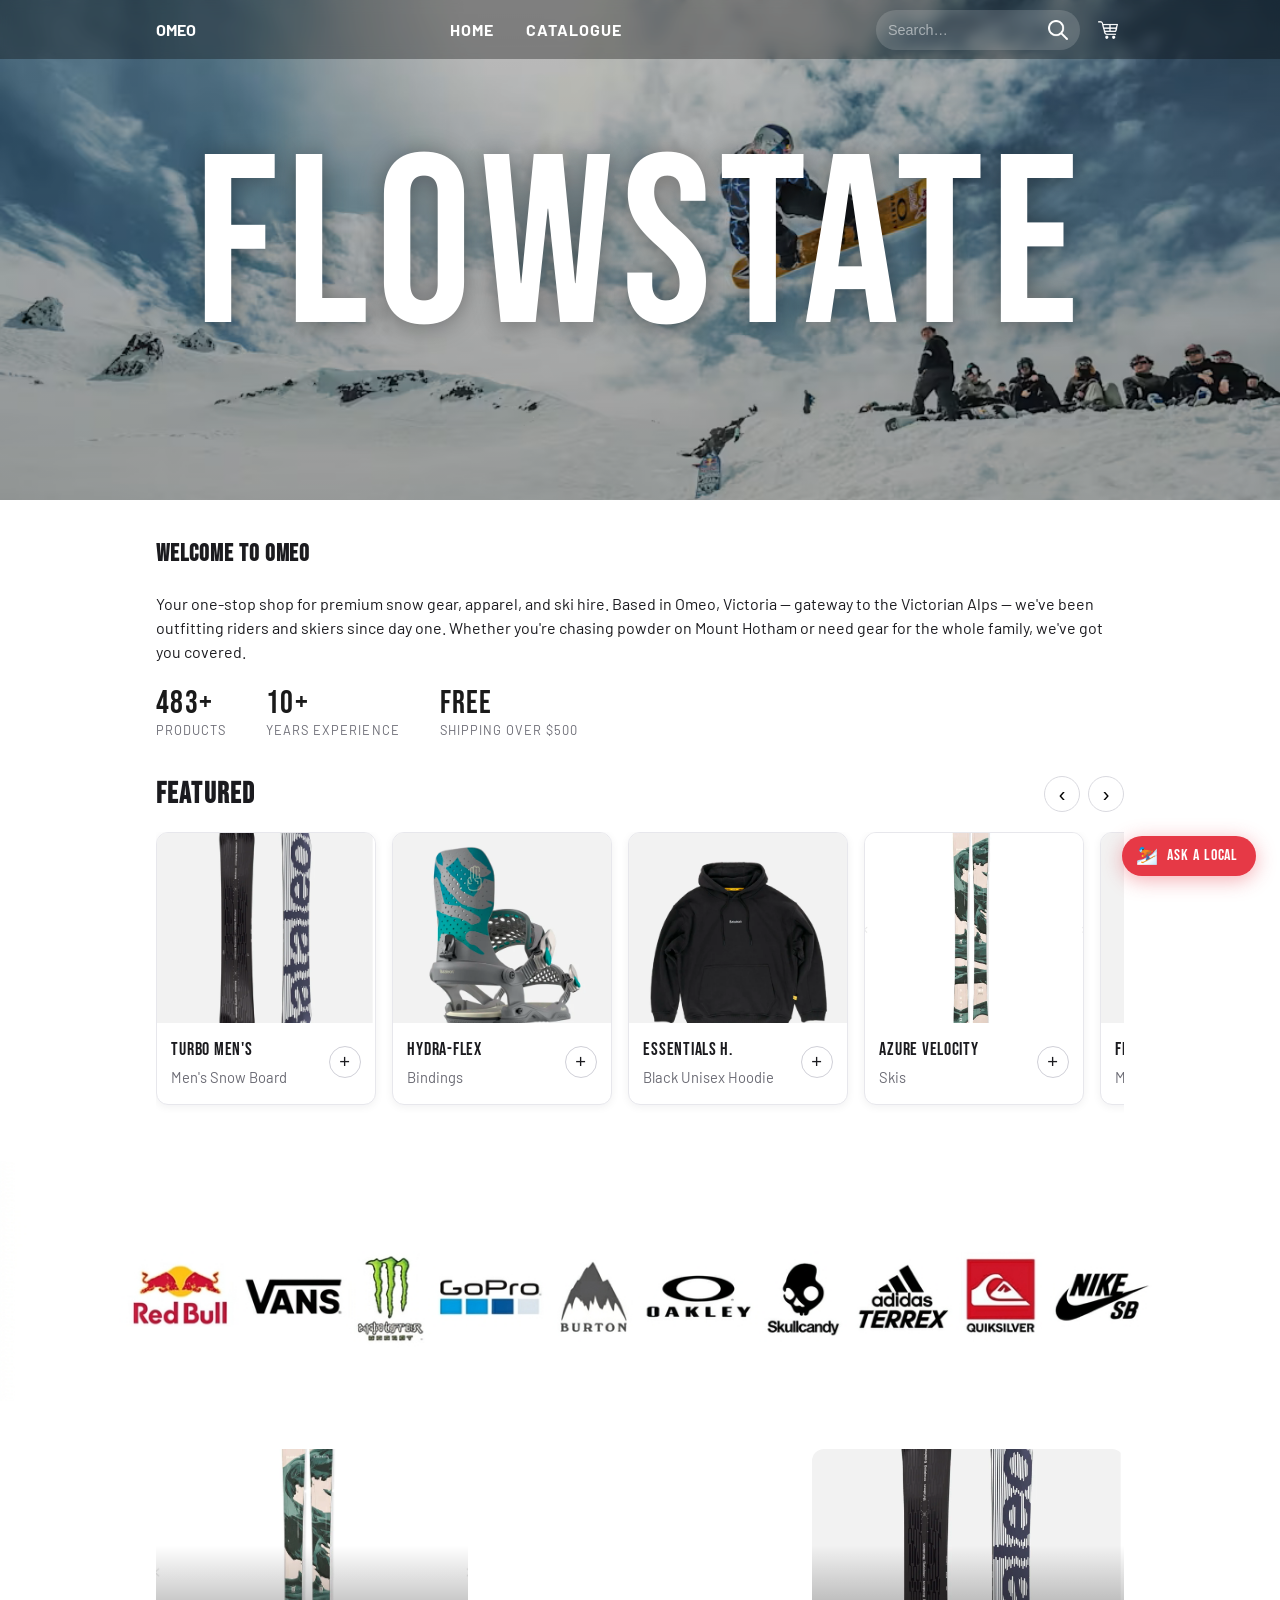
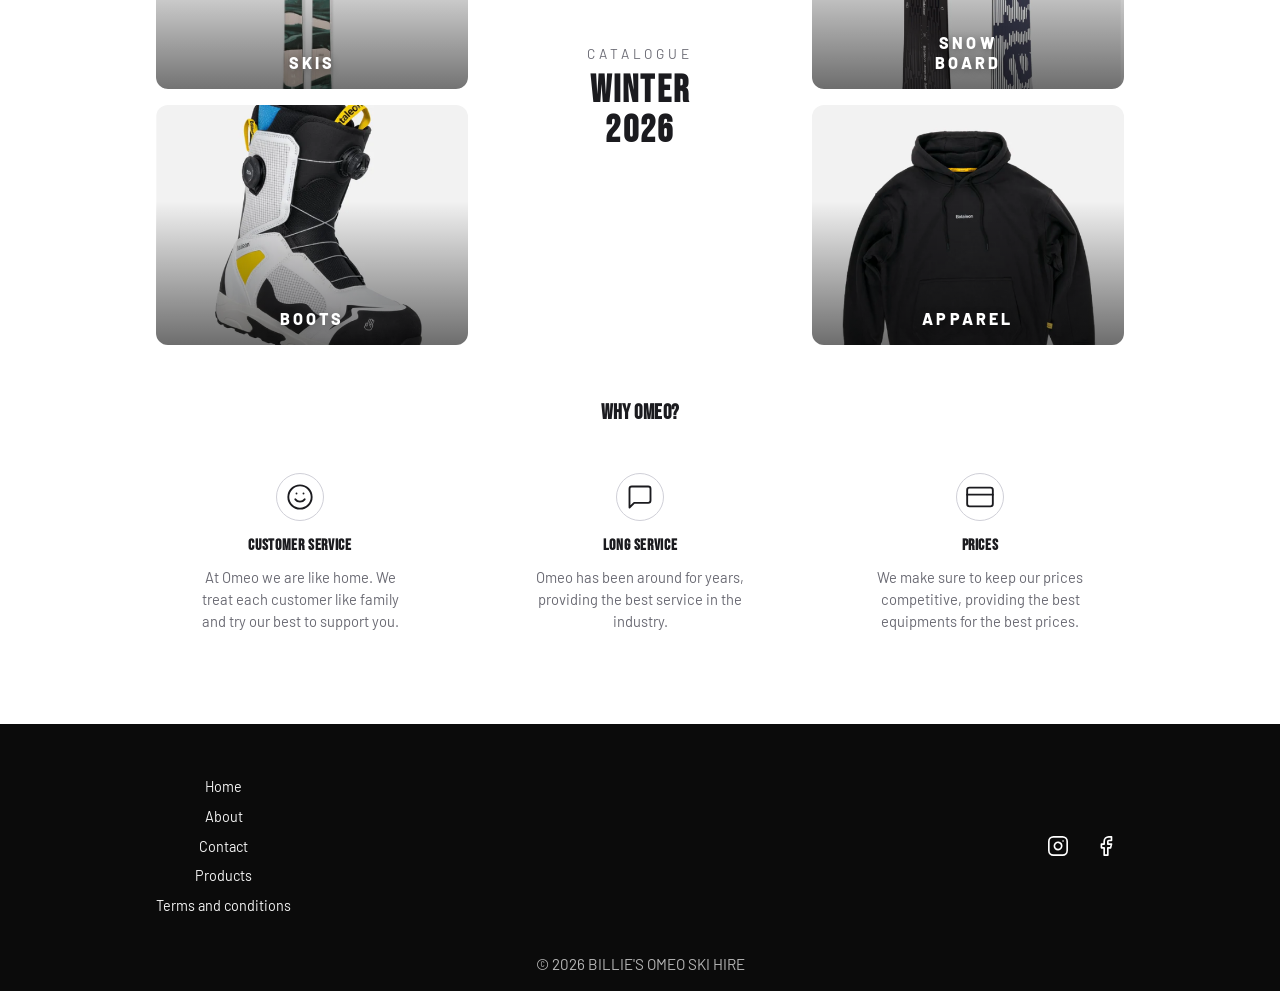
<file: index.html>
<!DOCTYPE html>
<html lang="en">
  <head>
    <meta charset="utf-8">
    <meta name="viewport" content="width=device-width, initial-scale=1">
    <meta http-equiv="X-UA-Compatible" content="IE=edge">
    <title>OMEO — Home</title>
    <link rel="stylesheet" href="styles/main.css">
  </head>

  <body>
    <header class="topbar topbar--hero">
      <div class="container topbar-inner">
        <a class="brand" href="index.html">OMEO</a>

        <nav class="main-nav" aria-label="Main navigation">
          <ul>
            <li><a href="index.html">HOME</a></li>
            <li><a href="search.html">CATALOGUE</a></li>
          </ul>
        </nav>

        <div class="nav-actions">
          <div class="search" role="search">
            <input type="search" placeholder="Search…" aria-label="Search" id="headerSearch">
            <button type="button" aria-label="Search"><img src="assets/icons/search.png" alt="" class="nav-icon"></button>
          </div>
          <button class="cart" type="button" aria-label="View cart" onclick="location.href='cart.html'">
            <img src="assets/icons/shopping-cart-white-icon.png" alt="" class="nav-icon">
            <span class="cart-badge" id="cartBadge" hidden>0</span>
          </button>
        </div>
        <button class="hamburger" id="hamburger" aria-label="Open menu" aria-expanded="false">
          <span></span><span></span><span></span>
        </button>
      </div>
    </header>

    <!-- Mobile navigation overlay -->
    <div class="mobile-menu" id="mobileMenu" aria-hidden="true" role="dialog" aria-label="Navigation">
      <header class="mobile-menu-header">
        <a class="brand" href="index.html">OMEO</a>
        <button class="mobile-menu-close" id="mobileMenuClose" aria-label="Close menu">✕</button>
      </header>
      <div class="mobile-search" role="search">
        <input type="search" placeholder="Search products…" id="mobileSearch">
        <button type="button" aria-label="Search" onclick="if(document.getElementById('mobileSearch').value.trim())location.href='search.html?q='+encodeURIComponent(document.getElementById('mobileSearch').value.trim())"><img src="assets/icons/search.png" alt="" class="nav-icon"></button>
      </div>
      <nav class="mobile-nav" aria-label="Mobile navigation">
        <a href="index.html">HOME</a>
        <a href="search.html">CATALOGUE</a>
      </nav>
      <div class="mobile-nav-cart">
        <img src="assets/icons/shopping-cart-white-icon.png" alt="" class="nav-icon">
        <a href="cart.html" style="color:#fff;text-decoration:none">View Cart</a>
        <span class="cart-badge" id="cartBadgeMobile" hidden>0</span>
      </div>
    </div>

    <main>
      <!-- ===== HERO ===== -->
      <section class="hero-visual" aria-label="Hero banner">
        <div class="hero-overlay"></div>
        <img class="hero-board" src="assets/hero banner/snowboarder1.png" alt="" aria-hidden="true">
        <div class="hero-content">
          <h1 class="hero-title">FLOWSTATE</h1>
        </div>
      </section>

      <!-- ===== ABOUT ===== -->
      <section id="about" class="container hero-copy">
        <h2>Welcome to OMEO</h2>
        <p>Your one-stop shop for premium snow gear, apparel, and ski hire. Based in Omeo, Victoria — gateway to the Victorian Alps — we've been outfitting riders and skiers since day one. Whether you're chasing powder on Mount Hotham or need gear for the whole family, we've got you covered.</p>
        <div class="hero-copy-stats">
          <div class="hero-stat"><span class="hero-stat-num">500+</span><span class="hero-stat-label">Products</span></div>
          <div class="hero-stat"><span class="hero-stat-num">10+</span><span class="hero-stat-label">Years experience</span></div>
          <div class="hero-stat"><span class="hero-stat-num">Free</span><span class="hero-stat-label">Shipping over $500</span></div>
        </div>
      </section>

      <section class="container featured-section" aria-label="Featured products">
        <div class="section-heading">
          <h2>FEATURED</h2>
          <div class="carousel-controls">
            <button type="button" class="carousel-button" data-carousel-prev aria-label="Previous featured items">‹</button>
            <button type="button" class="carousel-button" data-carousel-next aria-label="Next featured items">›</button>
          </div>
        </div>

        <div class="card-carousel" data-carousel>
          <article class="product-card" onclick="location.href='product.html?id=snowboard'" style="cursor:pointer">
            <img src="assets/bataleon-snow-board.png" alt="Turbo Men's Snowboard">
            <div class="product-body">
              <div class="product-body-row">
                <div>
                  <h3>Turbo Men's</h3>
                  <p>Men's Snow Board</p>
                </div>
                <button class="card-add" type="button" aria-label="Add to cart" onclick="event.stopPropagation(); addToCart(OMEO_PRODUCTS.find(p=>p.id==='snowboard'))">+</button>
              </div>
            </div>
          </article>

          <article class="product-card" onclick="location.href='product.html?id=bindings-hydra'" style="cursor:pointer">
            <img src="assets/bataleon-snow-binder.png" alt="Hydra-Flex Bindings">
            <div class="product-body">
              <div class="product-body-row">
                <div>
                  <h3>Hydra-Flex</h3>
                  <p>Bindings</p>
                </div>
                <button class="card-add" type="button" aria-label="Add to cart" onclick="event.stopPropagation(); addToCart(OMEO_PRODUCTS.find(p=>p.id==='bindings-hydra'))">+</button>
              </div>
            </div>
          </article>

          <article class="product-card" onclick="location.href='product.html?id=hoodie'" style="cursor:pointer">
            <img src="assets/hoodie.png" alt="Essentials Cotton Hoodie">
            <div class="product-body">
              <div class="product-body-row">
                <div>
                  <h3>Essentials H.</h3>
                  <p>Black Unisex Hoodie</p>
                </div>
                <button class="card-add" type="button" aria-label="Add to cart" onclick="event.stopPropagation(); addToCart(OMEO_PRODUCTS.find(p=>p.id==='hoodie'))">+</button>
              </div>
            </div>
          </article>

          <article class="product-card" onclick="location.href='product.html?id=skis-azure'" style="cursor:pointer">
            <img src="assets/media/products/skiis.png" alt="Azure Velocity Skis">
            <div class="product-body">
              <div class="product-body-row">
                <div>
                  <h3>Azure Velocity</h3>
                  <p>Skis</p>
                </div>
                <button class="card-add" type="button" aria-label="Add to cart" onclick="event.stopPropagation(); addToCart(OMEO_PRODUCTS.find(p=>p.id==='skis-azure'))">+</button>
              </div>
            </div>
          </article>

          <article class="product-card" onclick="location.href='product.html?id=snowboard'" style="cursor:pointer">
            <img src="assets/bataleon-snow-board.png" alt="Freeride Pro Snowboard">
            <div class="product-body">
              <div class="product-body-row">
                <div>
                  <h3>Freeride Pro</h3>
                  <p>Men's Snowboard</p>
                </div>
                <button class="card-add" type="button" aria-label="Add to cart" onclick="event.stopPropagation(); addToCart(OMEO_PRODUCTS.find(p=>p.id==='snowboard'))">+</button>
              </div>
            </div>
          </article>

          <article class="product-card" onclick="location.href='product.html?id=bag-pro'" style="cursor:pointer">
            <img src="assets/snow-board-bag.png" alt="Bag Pro">
            <div class="product-body">
              <div class="product-body-row">
                <div>
                  <h3>Bag Pro</h3>
                  <p>Accessories</p>
                </div>
                <button class="card-add" type="button" aria-label="Add to cart" onclick="event.stopPropagation(); addToCart(OMEO_PRODUCTS.find(p=>p.id==='bag-pro'))">+</button>
              </div>
            </div>
          </article>
        </div>
      </section>

      <section class="banner-section" aria-label="Brand partners">
        <img src="assets/media/whtite trust banner.png" alt="Brand partners" class="trust-banner-img">
      </section>

      <section class="catalogue-section container" aria-label="Catalogue">
        <div class="catalogue-grid">

          <a class="cat-tile cat-skis" href="search.html?q=skis" aria-label="Browse Skis">
            <img src="assets/media/products/skiis.png" alt="Skis">
            <div class="cat-label">SKIS</div>
          </a>

          <div class="cat-text">
            <p class="cat-eyebrow">CATALOGUE</p>
            <h2 class="cat-heading">WINTER<br>2026</h2>
          </div>

          <a class="cat-tile cat-snowboard" href="search.html?q=snowboard" aria-label="Browse Snowboards">
            <img src="assets/media/products/bataleon snow board.png" alt="Snowboard">
            <div class="cat-label">SNOW<br>BOARD</div>
          </a>

          <a class="cat-tile cat-boots" href="search.html?q=boot" aria-label="Browse Boots">
            <img src="assets/media/products/booties.png" alt="Ski Boots">
            <div class="cat-label">BOOTS</div>
          </a>

          <a class="cat-tile cat-apparel" href="search.html?q=apparel" aria-label="Browse Apparel">
            <img src="assets/media/products/hoodie.png" alt="Ski Apparel">
            <div class="cat-label">APPAREL</div>
          </a>

        </div>
      </section>

      <!-- <section id="contact" class="container contact">
        <h2>Contact</h2>
        <form id="contactForm">
          <label for="contactName">Name</label>
          <input id="contactName" name="name" type="text" placeholder="Your name" required>

          <label for="contactEmail">Email</label>
          <input id="contactEmail" name="email" type="email" placeholder="you@example.com" required>

          <button type="submit" class="btn">Send</button>
        </form>
      </section> -->

      <section class="trust-section container" aria-label="Why OMEO?">
        <h2 class="trust-heading">Why OMEO?</h2>
        <div class="trust-grid">

          <article class="trust-item">
            <div class="trust-icon" aria-hidden="true">
              <svg width="28" height="28" viewBox="0 0 24 24" fill="none" stroke="currentColor" stroke-width="1.6" stroke-linecap="round" stroke-linejoin="round">
                <circle cx="12" cy="12" r="10"/>
                <path d="M8 14s1.5 2 4 2 4-2 4-2"/>
                <line x1="9" y1="9" x2="9.01" y2="9"/>
                <line x1="15" y1="9" x2="15.01" y2="9"/>
              </svg>
            </div>
            <h3>Customer Service</h3>
            <p>At Omeo we are like home. We treat each customer like family and try our best to support you.</p>
          </article>

          <article class="trust-item">
            <div class="trust-icon" aria-hidden="true">
              <svg width="28" height="28" viewBox="0 0 24 24" fill="none" stroke="currentColor" stroke-width="1.6" stroke-linecap="round" stroke-linejoin="round">
                <path d="M21 15a2 2 0 0 1-2 2H7l-4 4V5a2 2 0 0 1 2-2h14a2 2 0 0 1 2 2z"/>
              </svg>
            </div>
            <h3>Long service</h3>
            <p>Omeo has been around for years, providing the best service in the industry.</p>
          </article>

          <article class="trust-item">
            <div class="trust-icon" aria-hidden="true">
              <svg width="28" height="28" viewBox="0 0 24 24" fill="none" stroke="currentColor" stroke-width="1.6" stroke-linecap="round" stroke-linejoin="round">
                <rect x="1" y="4" width="22" height="16" rx="2" ry="2"/>
                <line x1="1" y1="10" x2="23" y2="10"/>
              </svg>
            </div>
            <h3>Prices</h3>
            <p>We make sure to keep our prices competitive, providing the best equipments for the best prices.</p>
          </article>

        </div>
      </section>

      <footer class="site-footer site-footer--dark" aria-label="Site footer">
        <div class="container footer-inner">
          <nav class="footer-nav" aria-label="Footer navigation">
            <ul>
              <li><a href="index.html">Home</a></li>
              <li><a href="#about">About</a></li>
              <li><a href="#contact">Contact</a></li>
              <li><a href="search.html">Products</a></li>
              <li><a href="#">Terms and conditions</a></li>
            </ul>
          </nav>

          <div class="footer-social" aria-label="Social links">
            <a href="#" aria-label="Instagram" class="social-icon">
              <svg width="22" height="22" viewBox="0 0 24 24" fill="none" stroke="currentColor" stroke-width="1.8" stroke-linecap="round" stroke-linejoin="round">
                <rect x="2" y="2" width="20" height="20" rx="5" ry="5"/>
                <path d="M16 11.37A4 4 0 1 1 12.63 8 4 4 0 0 1 16 11.37z"/>
                <line x1="17.5" y1="6.5" x2="17.51" y2="6.5"/>
              </svg>
            </a>
            <a href="#" aria-label="Facebook" class="social-icon">
              <svg width="22" height="22" viewBox="0 0 24 24" fill="none" stroke="currentColor" stroke-width="1.8" stroke-linecap="round" stroke-linejoin="round">
                <path d="M18 2h-3a5 5 0 0 0-5 5v3H7v4h3v8h4v-8h3l1-4h-4V7a1 1 0 0 1 1-1h3z"/>
              </svg>
            </a>
          </div>
        </div>

        <div class="footer-bottom">© 2026 BILLIE'S OMEO SKI HIRE</div>
      </footer>
    </main>

    <script src="script/main.js"></script>
    <script src="script/concierge.js"></script>
  </body>
</html>
</file>
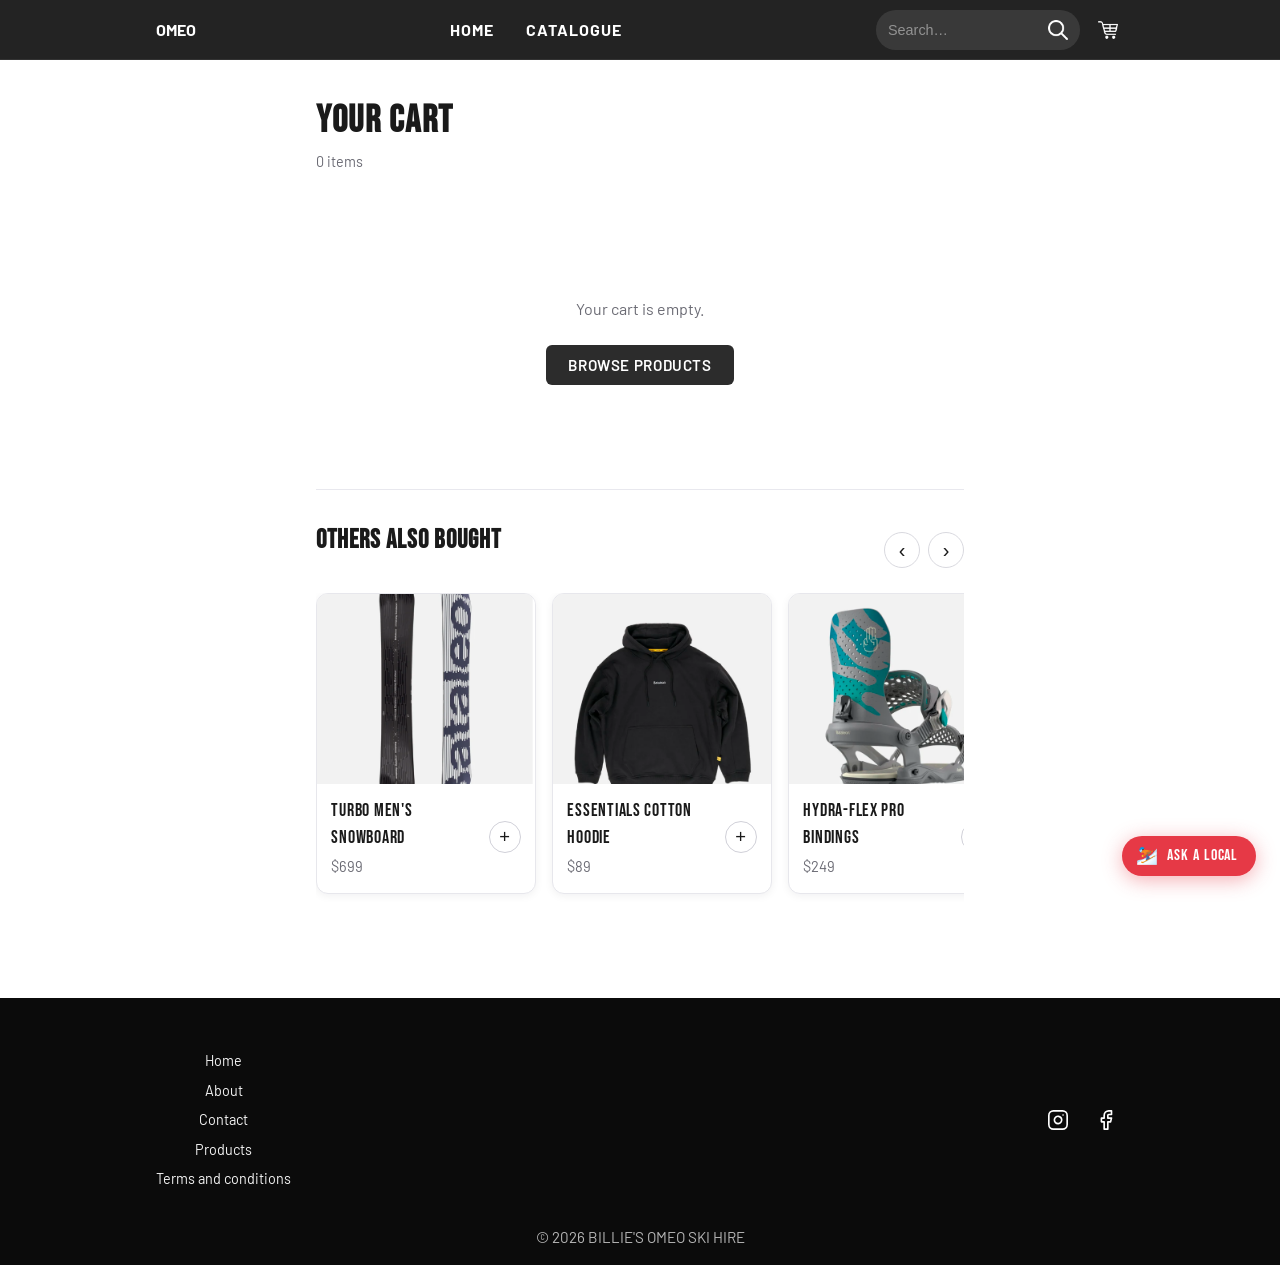
<file: cart.html>
<!DOCTYPE html>
<html lang="en">
  <head>
    <meta charset="utf-8">
    <meta name="viewport" content="width=device-width, initial-scale=1">
    <meta http-equiv="X-UA-Compatible" content="IE=edge">
    <title>OMEO — Cart</title>
    <link rel="stylesheet" href="styles/main.css">
    <link rel="stylesheet" href="styles/cart.css">
  </head>

  <body class="dark-theme">

    <!-- ===== NAV ===== -->
    <header class="topbar topbar--solid">
      <div class="container topbar-inner">
        <a class="brand" href="index.html">OMEO</a>

        <nav class="main-nav" aria-label="Main navigation">
          <ul>
            <li><a href="index.html">HOME</a></li>
            <li><a href="search.html">CATALOGUE</a></li>
          </ul>
        </nav>

        <div class="nav-actions">
          <div class="search" role="search">
            <input type="search" placeholder="Search…" aria-label="Search" id="headerSearch">
            <button type="button" aria-label="Search"><img src="assets/icons/search.png" alt="" class="nav-icon"></button>
          </div>
          <button class="cart" type="button" aria-label="View cart" onclick="location.href='cart.html'">
            <img src="assets/icons/shopping-cart-white-icon.png" alt="" class="nav-icon">
            <span class="cart-badge" id="cartBadge" hidden>0</span>
          </button>
        </div>

        <button class="hamburger" id="hamburger" aria-label="Open menu" aria-expanded="false">
          <span></span><span></span><span></span>
        </button>
      </div>
    </header>

    <!-- Mobile menu -->
    <div class="mobile-menu" id="mobileMenu" aria-hidden="true" role="dialog" aria-label="Navigation">
      <header class="mobile-menu-header">
        <a class="brand" href="index.html">OMEO</a>
        <button class="mobile-menu-close" id="mobileMenuClose" aria-label="Close menu">✕</button>
      </header>
      <div class="mobile-search" role="search">
        <input type="search" placeholder="Search products…" id="mobileSearch">
        <button type="button" aria-label="Search"><img src="assets/icons/search.png" alt="" class="nav-icon"></button>
      </div>
      <nav class="mobile-nav">
        <a href="index.html">HOME</a>
        <a href="search.html">CATALOGUE</a>
      </nav>
      <div class="mobile-nav-cart">
        <img src="assets/icons/shopping-cart-white-icon.png" alt="" class="nav-icon">
        <a href="cart.html" style="color:#fff;text-decoration:none">View Cart</a>
        <span class="cart-badge" id="cartBadgeMobile" hidden>0</span>
      </div>
    </div>

    <!-- ===== MAIN ===== -->
    <main>
      <div class="cart-wrap">

        <header class="cart-header">
          <h1>YOUR CART</h1>
          <p id="cartItemCount">0 items</p>
        </header>

        <!-- Line items -->
        <ul class="cart-items" id="cartItems"></ul>

        <!-- Subtotal + actions (hidden when empty) -->
        <div id="cartFooter" hidden>

          <div class="cart-subtotal">
            <span class="cart-subtotal-label">Subtotal</span>
            <span class="cart-subtotal-value" id="cartSubtotal">$0</span>
          </div>

          <!-- Shipping info accordion -->
          <div class="accordion shipping-accordion" id="shippingAccordion">
            <button class="accordion-header" aria-expanded="false" aria-controls="shippingBody">
              Shipping info
              <span class="accordion-icon" aria-hidden="true">▲</span>
            </button>
            <div class="accordion-body" id="shippingBody" role="region">
              <div class="accordion-body-inner">
                <ul class="specs-list">
                  <li><strong>Free</strong><span>Orders over $500</span></li>
                  <li><strong>Standard</strong><span>$12 — 3 to 5 business days</span></li>
                  <li><strong>Express</strong><span>$25 — 1 to 2 business days</span></li>
                  <li><strong>Pick up</strong><span>Free — Omeo, VIC 3898</span></li>
                </ul>
              </div>
            </div>
          </div>

          <!-- Buttons -->
          <div class="cart-actions">
            <button class="btn-checkout" onclick="location.href='payment.html'">CHECKOUT</button>
            <button class="btn-continue" onclick="location.href='index.html'">CONTINUE SHOPPING</button>
          </div>

        </div>

        <!-- Empty state -->
        <div class="cart-empty" id="cartEmpty" hidden>
          <p>Your cart is empty.</p>
          <button class="btn-primary" onclick="location.href='search.html'">BROWSE PRODUCTS</button>
        </div>

        <!-- Others also bought -->
        <section class="also-bought" id="alsoBought" aria-label="Others also bought">
          <div class="section-heading">
            <h2>OTHERS ALSO BOUGHT</h2>
            <div class="carousel-controls">
              <button class="carousel-button" data-carousel-prev aria-label="Previous">‹</button>
              <button class="carousel-button" data-carousel-next aria-label="Next">›</button>
            </div>
          </div>
          <div class="card-carousel" data-carousel id="alsoBoughtCarousel"></div>
        </section>

      </div>
    </main>

    <!-- ===== FOOTER ===== -->
    <footer class="site-footer site-footer--dark" aria-label="Site footer">
      <div class="container footer-inner">
        <nav class="footer-nav" aria-label="Footer navigation">
          <ul>
            <li><a href="index.html">Home</a></li>
            <li><a href="index.html#about">About</a></li>
            <li><a href="index.html#contact">Contact</a></li>
            <li><a href="search.html">Products</a></li>
            <li><a href="#">Terms and conditions</a></li>
          </ul>
        </nav>
        <div class="footer-social" aria-label="Social links">
          <a href="#" aria-label="Instagram" class="social-icon">
            <svg width="22" height="22" viewBox="0 0 24 24" fill="none" stroke="currentColor" stroke-width="1.8" stroke-linecap="round" stroke-linejoin="round">
              <rect x="2" y="2" width="20" height="20" rx="5" ry="5"/>
              <path d="M16 11.37A4 4 0 1 1 12.63 8 4 4 0 0 1 16 11.37z"/>
              <line x1="17.5" y1="6.5" x2="17.51" y2="6.5"/>
            </svg>
          </a>
          <a href="#" aria-label="Facebook" class="social-icon">
            <svg width="22" height="22" viewBox="0 0 24 24" fill="none" stroke="currentColor" stroke-width="1.8" stroke-linecap="round" stroke-linejoin="round">
              <path d="M18 2h-3a5 5 0 0 0-5 5v3H7v4h3v8h4v-8h3l1-4h-4V7a1 1 0 0 1 1-1h3z"/>
            </svg>
          </a>
        </div>
      </div>
      <div class="footer-bottom">© 2026 BILLIE'S OMEO SKI HIRE</div>
    </footer>

    <script src="script/main.js"></script>
    <script>
      /* ── Cart page logic ──────────────────────────────────── */

      function renderCartPage() {
        const cart      = getCart();
        const itemsEl   = document.getElementById('cartItems');
        const footerEl  = document.getElementById('cartFooter');
        const emptyEl   = document.getElementById('cartEmpty');
        const countEl   = document.getElementById('cartItemCount');
        const totalEl   = document.getElementById('cartSubtotal');

        const totalQty = cart.reduce((s, i) => s + i.qty, 0);
        countEl.textContent = totalQty + ' item' + (totalQty !== 1 ? 's' : '');

        if (cart.length === 0) {
          itemsEl.innerHTML = '';
          footerEl.hidden   = true;
          emptyEl.hidden    = false;
          renderAlsoBought([]);
          return;
        }

        emptyEl.hidden  = false;
        emptyEl.hidden  = true;
        footerEl.hidden = false;

        /* Line items */
        itemsEl.innerHTML = cart.map(item => `
          <li class="cart-line" data-id="${item.id}">
            <img src="${item.img}" alt="${item.name}">
            <div class="cart-line-info">
              <h4>${item.name}</h4>
              <p>${item.category}</p>
            </div>
            <div class="cart-line-right">
              <button class="cart-remove" onclick="removeLine('${item.id}')" aria-label="Remove ${item.name}">✕</button>
              <span class="cart-line-price">$${(item.price * item.qty).toLocaleString()}</span>
              <div class="qty-stepper">
                <button onclick="changeLine('${item.id}', -1)" aria-label="Decrease quantity">−</button>
                <span>${item.qty}</span>
                <button onclick="changeLine('${item.id}', 1)" aria-label="Increase quantity">+</button>
              </div>
            </div>
          </li>`).join('');

        /* Subtotal */
        const subtotal = cart.reduce((s, i) => s + i.price * i.qty, 0);
        totalEl.textContent = '$' + subtotal.toLocaleString();

        /* Also bought */
        renderAlsoBought(cart.map(i => i.id));
      }

      function changeLine(id, delta) {
        updateCartItemQty(id, delta);
        renderCartPage();
      }

      function removeLine(id) {
        removeCartItem(id);
        renderCartPage();
      }

      /* Products NOT already in the cart */
      function renderAlsoBought(cartIds) {
        const carousel = document.getElementById('alsoBoughtCarousel');
        const suggestions = OMEO_PRODUCTS.filter(p => !cartIds.includes(p.id));

        if (suggestions.length === 0) {
          document.getElementById('alsoBought').hidden = true;
          return;
        }
        document.getElementById('alsoBought').hidden = false;

        carousel.innerHTML = suggestions.map(p => `
          <article class="product-card" onclick="location.href='product.html?id=${p.id}'">
            <img src="${p.img}" alt="${p.name}">
            <div class="product-body">
              <div class="product-body-row">
                <div>
                  <h3>${p.name}</h3>
                  <p>$${p.price}</p>
                </div>
                <button class="card-add" type="button"
                  onclick="event.stopPropagation(); addToCart(${JSON.stringify(p).replace(/"/g,'&quot;')}); renderCartPage();"
                  aria-label="Add ${p.name} to cart">+</button>
              </div>
            </div>
          </article>`).join('');
      }

      /* Shipping accordion */
      document.getElementById('shippingAccordion')
        .querySelector('.accordion-header')
        .addEventListener('click', function() {
          const acc    = document.getElementById('shippingAccordion');
          const isOpen = acc.classList.toggle('is-open');
          this.setAttribute('aria-expanded', isOpen);
        });

      /* Boot */
      document.addEventListener('DOMContentLoaded', renderCartPage);
    </script>
    <script src="script/concierge.js"></script>
  </body>
</html>
</file>
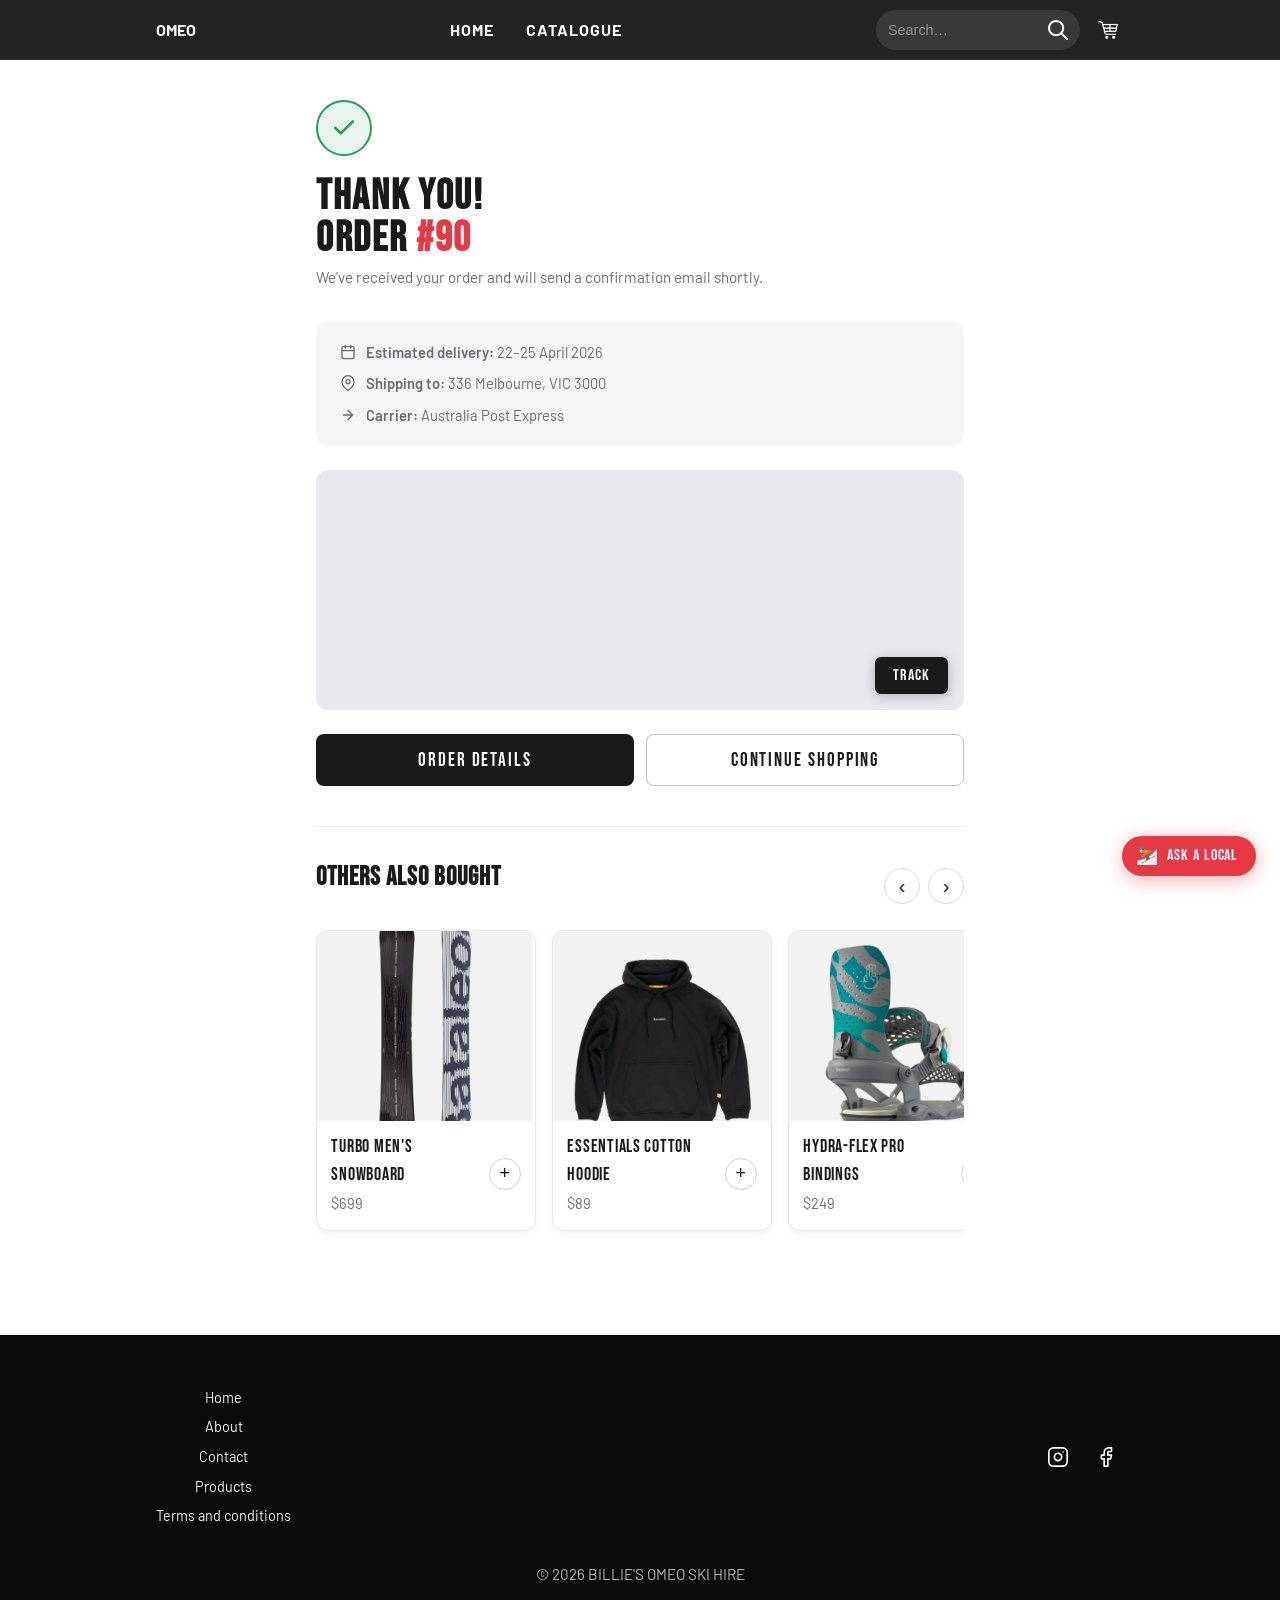
<file: confirmation.html>
<!DOCTYPE html>
<html lang="en">
  <head>
    <meta charset="utf-8">
    <meta name="viewport" content="width=device-width, initial-scale=1">
    <meta http-equiv="X-UA-Compatible" content="IE=edge">
    <title>OMEO — Order Confirmed</title>
    <link rel="stylesheet" href="styles/main.css">
    <link rel="stylesheet" href="styles/map.css">
  </head>

  <body class="dark-theme">

    <!-- ===== NAV ===== -->
    <header class="topbar topbar--solid">
      <div class="container topbar-inner">
        <a class="brand" href="index.html">OMEO</a>

        <nav class="main-nav" aria-label="Main navigation">
          <ul>
            <li><a href="index.html">HOME</a></li>
            <li><a href="search.html">CATALOGUE</a></li>
          </ul>
        </nav>

        <div class="nav-actions">
          <div class="search" role="search">
            <input type="search" placeholder="Search…" aria-label="Search" id="headerSearch">
            <button type="button" aria-label="Search"><img src="assets/icons/search.png" alt="" class="nav-icon"></button>
          </div>
          <button class="cart" type="button" aria-label="View cart" onclick="location.href='cart.html'">
            <img src="assets/icons/shopping-cart-white-icon.png" alt="" class="nav-icon">
            <span class="cart-badge" id="cartBadge" hidden>0</span>
          </button>
        </div>

        <button class="hamburger" id="hamburger" aria-label="Open menu" aria-expanded="false">
          <span></span><span></span><span></span>
        </button>
      </div>
    </header>

    <!-- Mobile menu -->
    <div class="mobile-menu" id="mobileMenu" aria-hidden="true" role="dialog" aria-label="Navigation">
      <header class="mobile-menu-header">
        <a class="brand" href="index.html">OMEO</a>
        <button class="mobile-menu-close" id="mobileMenuClose" aria-label="Close menu">✕</button>
      </header>
      <div class="mobile-search" role="search">
        <input type="search" placeholder="Search products…" id="mobileSearch">
        <button type="button" aria-label="Search"><img src="assets/icons/search.png" alt="" class="nav-icon"></button>
      </div>
      <nav class="mobile-nav">
        <a href="index.html">HOME</a>
        <a href="search.html">CATALOGUE</a>
      </nav>
      <div class="mobile-nav-cart">
        <img src="assets/icons/shopping-cart-white-icon.png" alt="" class="nav-icon">
        <a href="cart.html" style="color:#fff;text-decoration:none">View Cart</a>
        <span class="cart-badge" id="cartBadgeMobile" hidden>0</span>
      </div>
    </div>

    <!-- ===== MAIN ===== -->
    <main>
      <div class="confirm-wrap">

        <!-- Success icon -->
        <div class="confirm-badge" aria-hidden="true">
          <svg width="26" height="26" viewBox="0 0 24 24" fill="none" stroke="currentColor" stroke-width="2.5" stroke-linecap="round" stroke-linejoin="round">
            <polyline points="20 6 9 17 4 12"/>
          </svg>
        </div>

        <!-- Heading -->
        <header class="confirm-header">
          <h1>THANK YOU!<br>ORDER <span class="order-num">#<span id="orderNum">67</span></span></h1>
        </header>
        <p class="confirm-subhead">We've received your order and will send a confirmation email shortly.</p>

        <!-- Delivery info -->
        <section class="delivery-card" aria-label="Delivery details">
          <div class="delivery-row">
            <svg width="16" height="16" viewBox="0 0 24 24" fill="none" stroke="currentColor" stroke-width="2" stroke-linecap="round" stroke-linejoin="round"><rect x="3" y="4" width="18" height="18" rx="2"/><line x1="16" y1="2" x2="16" y2="6"/><line x1="8" y1="2" x2="8" y2="6"/><line x1="3" y1="10" x2="21" y2="10"/></svg>
            <span><strong>Estimated delivery:</strong> <span>22–25 April 2026</span></span>
          </div>
          <div class="delivery-row">
            <svg width="16" height="16" viewBox="0 0 24 24" fill="none" stroke="currentColor" stroke-width="2" stroke-linecap="round" stroke-linejoin="round"><path d="M21 10c0 7-9 13-9 13s-9-6-9-13a9 9 0 0 1 18 0z"/><circle cx="12" cy="10" r="3"/></svg>
            <span><strong>Shipping to:</strong> <span>336 Melbourne, VIC 3000</span></span>
          </div>
          <div class="delivery-row">
            <svg width="16" height="16" viewBox="0 0 24 24" fill="none" stroke="currentColor" stroke-width="2" stroke-linecap="round" stroke-linejoin="round"><path d="M5 12h14M12 5l7 7-7 7"/></svg>
            <span><strong>Carrier:</strong> <span>Australia Post Express</span></span>
          </div>
        </section>

        <!-- Map is an iframe!-->
        <div class="map-wrap">
          <iframe
            src="https://www.google.com/maps/embed?pb=!1m18!1m12!1m3!1d3152.0!2d144.9631!3d-37.8136!2m3!1f0!2f0!3f0!3m2!1i1024!2i768!4f13.1!3m3!1m2!1s0x6ad642af0f11fd81%3A0xf577d6a32f6d3f82!2sMelbourne%20VIC%203000!5e0!3m2!1sen!2sau!4v1"
            allowfullscreen
            loading="lazy"
            referrerpolicy="no-referrer-when-downgrade"
            title="Delivery location map"
            aria-label="Map showing delivery location in Melbourne">
          </iframe>
          <button class="map-track-btn" type="button" onclick="alert('Tracking: Australia Post — EN123456789AU')">TRACK</button>
        </div>

        <!-- Action buttons -->
        <div class="confirm-actions">
          <button class="btn-order-details" type="button" onclick="toggleOrderDetails()">ORDER DETAILS</button>
          <button class="btn-keep-shopping" type="button" onclick="location.href='index.html'">CONTINUE SHOPPING</button>
        </div>

        <!-- Order details panel (toggle) -->
        <section class="order-details-panel" id="orderDetailsPanel" aria-live="polite">
          <h3>Order #<span id="orderNumDetail">67</span></h3>
          <div id="orderDetailItems"></div>
          <dl class="order-detail-row">
            <dt>Shipping</dt>
            <dd id="detailShipping">$12</dd>
          </dl>
          <dl class="order-detail-row">
            <dt>Total paid</dt>
            <dd id="detailTotal">$0</dd>
          </dl>
        </section>

        <!-- Others also bought -->
        <section class="also-bought-confirm" id="alsoBoughtConfirm" aria-label="Others also bought">
          <div class="section-heading">
            <h2>OTHERS ALSO BOUGHT</h2>
            <div class="carousel-controls">
              <button class="carousel-button" data-carousel-prev aria-label="Previous">‹</button>
              <button class="carousel-button" data-carousel-next aria-label="Next">›</button>
            </div>
          </div>
          <div class="card-carousel" data-carousel id="confirmCarousel"></div>
        </section>

      </div>
    </main>

    <!-- ===== FOOTER ===== -->
    <footer class="site-footer site-footer--dark" aria-label="Site footer">
      <div class="container footer-inner">
        <nav class="footer-nav" aria-label="Footer navigation">
          <ul>
            <li><a href="index.html">Home</a></li>
            <li><a href="index.html#about">About</a></li>
            <li><a href="index.html#contact">Contact</a></li>
            <li><a href="search.html">Products</a></li>
            <li><a href="#">Terms and conditions</a></li>
          </ul>
        </nav>
        <div class="footer-social" aria-label="Social links">
          <a href="#" aria-label="Instagram" class="social-icon">
            <svg width="22" height="22" viewBox="0 0 24 24" fill="none" stroke="currentColor" stroke-width="1.8" stroke-linecap="round" stroke-linejoin="round">
              <rect x="2" y="2" width="20" height="20" rx="5" ry="5"/>
              <path d="M16 11.37A4 4 0 1 1 12.63 8 4 4 0 0 1 16 11.37z"/>
              <line x1="17.5" y1="6.5" x2="17.51" y2="6.5"/>
            </svg>
          </a>
          <a href="#" aria-label="Facebook" class="social-icon">
            <svg width="22" height="22" viewBox="0 0 24 24" fill="none" stroke="currentColor" stroke-width="1.8" stroke-linecap="round" stroke-linejoin="round">
              <path d="M18 2h-3a5 5 0 0 0-5 5v3H7v4h3v8h4v-8h3l1-4h-4V7a1 1 0 0 1 1-1h3z"/>
            </svg>
          </a>
        </div>
      </div>
      <div class="footer-bottom">© 2026 BILLIE'S OMEO SKI HIRE</div>
    </footer>

    <script src="script/main.js"></script>
    <script src="script/confirmationLogic.js"></script>
    <script src="script/concierge.js"></script>
  </body>
</html>
</file>
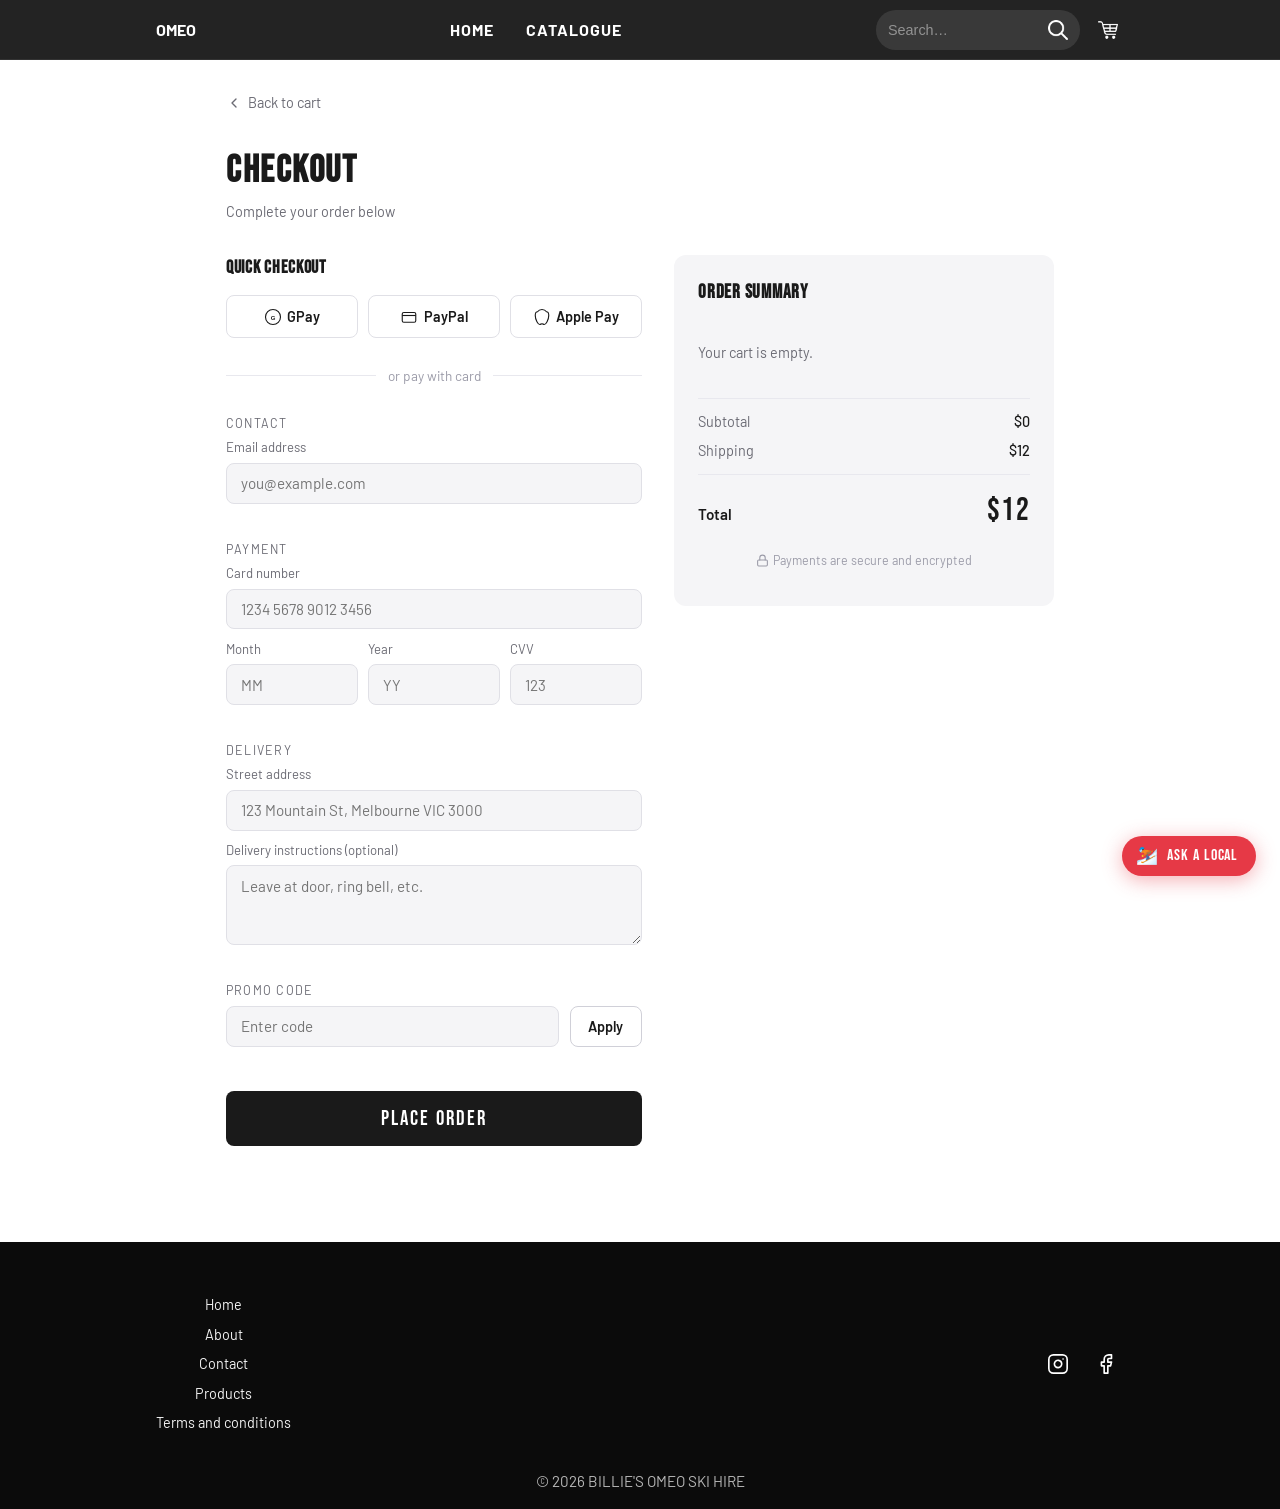
<file: payment.html>
<!DOCTYPE html>
<html lang="en">
  <head>
    <meta charset="utf-8">
    <meta name="viewport" content="width=device-width, initial-scale=1">
    <meta http-equiv="X-UA-Compatible" content="IE=edge">
    <title>OMEO — Checkout</title>
    <link rel="stylesheet" href="styles/main.css">
    <link rel="stylesheet" href="styles/payment.css">
  </head>

  <body class="dark-theme">

    <!-- ===== NAV ===== -->
    <header class="topbar topbar--solid">
      <div class="container topbar-inner">
        <a class="brand" href="index.html">OMEO</a>

        <nav class="main-nav" aria-label="Main navigation">
          <ul>
            <li><a href="index.html">HOME</a></li>
            <li><a href="search.html">CATALOGUE</a></li>
          </ul>
        </nav>

        <div class="nav-actions">
          <div class="search" role="search">
            <input type="search" placeholder="Search…" aria-label="Search" id="headerSearch">
            <button type="button" aria-label="Search"><img src="assets/icons/search.png" alt="" class="nav-icon"></button>
          </div>
          <button class="cart" type="button" aria-label="View cart" onclick="location.href='cart.html'">
            <img src="assets/icons/shopping-cart-white-icon.png" alt="" class="nav-icon">
            <span class="cart-badge" id="cartBadge" hidden>0</span>
          </button>
        </div>

        <button class="hamburger" id="hamburger" aria-label="Open menu" aria-expanded="false">
          <span></span><span></span><span></span>
        </button>
      </div>
    </header>

    <!-- Mobile menu -->
    <div class="mobile-menu" id="mobileMenu" aria-hidden="true" role="dialog" aria-label="Navigation">
      <header class="mobile-menu-header">
        <a class="brand" href="index.html">OMEO</a>
        <button class="mobile-menu-close" id="mobileMenuClose" aria-label="Close menu">✕</button>
      </header>
      <div class="mobile-search" role="search">
        <input type="search" placeholder="Search products…" id="mobileSearch">
        <button type="button" aria-label="Search"><img src="assets/icons/search.png" alt="" class="nav-icon"></button>
      </div>
      <nav class="mobile-nav">
        <a href="index.html">HOME</a>
        <a href="search.html">CATALOGUE</a>
      </nav>
      <div class="mobile-nav-cart">
        <img src="assets/icons/shopping-cart-white-icon.png" alt="" class="nav-icon">
        <a href="cart.html" style="color:#fff;text-decoration:none">View Cart</a>
        <span class="cart-badge" id="cartBadgeMobile" hidden>0</span>
      </div>
    </div>

    <!-- ===== MAIN ===== -->
    <main>
      <div class="payment-wrap">

        <a class="back-link" href="cart.html">
          <svg width="16" height="16" viewBox="0 0 24 24" fill="none" stroke="currentColor" stroke-width="2" stroke-linecap="round" stroke-linejoin="round">
            <polyline points="15 18 9 12 15 6"/>
          </svg>
          Back to cart
        </a>

        <header class="payment-header">
          <h1>CHECKOUT</h1>
          <p>Complete your order below</p>
        </header>

        <div class="payment-grid">

          <!-- ── LEFT: Form ── -->
          <div class="payment-form-col">

            <!-- Quick checkout -->
            <div class="quick-checkout">
              <h2>Quick checkout</h2>
              <div class="quick-buttons">
                <button class="btn-quick" type="button" aria-label="Pay with Google Pay">
                  <svg width="18" height="18" viewBox="0 0 24 24" fill="none"><circle cx="12" cy="12" r="10" stroke="currentColor" stroke-width="1.5"/><text x="12" y="16" text-anchor="middle" font-size="8" fill="currentColor" font-family="sans-serif">G</text></svg>
                  GPay
                </button>
                <button class="btn-quick" type="button" aria-label="Pay with PayPal">
                  <svg width="18" height="18" viewBox="0 0 24 24" fill="none"><rect x="3" y="6" width="18" height="13" rx="2" stroke="currentColor" stroke-width="1.5"/><path d="M3 10h18" stroke="currentColor" stroke-width="1.5"/></svg>
                  PayPal
                </button>
                <button class="btn-quick" type="button" aria-label="Pay with Apple Pay">
                  <svg width="18" height="18" viewBox="0 0 24 24" fill="none"><path d="M12 2C8 2 6 5 6 5s-3 0-3 5c0 6 4 12 6 12 1 0 2-1 3-1s2 1 3 1c2 0 6-6 6-12 0-5-3-5-3-5s-2-3-6-3z" stroke="currentColor" stroke-width="1.5"/></svg>
                  Apple Pay
                </button>
              </div>
            </div>

            <div class="or-divider">or pay with card</div>

            <!-- Contact -->
            <form class="payment-form" id="paymentForm" onsubmit="handleCheckout(event)">
              <fieldset>
                <legend class="form-section-title">Contact</legend>
                <div class="field-group">
                  <label for="email">Email address</label>
                  <input type="email" id="email" name="email" placeholder="you@example.com" required autocomplete="email">
                </div>
              </fieldset>

              <!-- Card details -->
              <fieldset>
                <legend class="form-section-title">Payment</legend>
                <div class="field-group" style="margin-bottom:0.65rem">
                  <label for="cardNumber">Card number</label>
                  <input type="text" id="cardNumber" name="cardNumber" placeholder="1234 5678 9012 3456"
                    maxlength="19" inputmode="numeric" autocomplete="cc-number" required
                    oninput="formatCard(this)">
                </div>
                <div class="card-row">
                  <div class="field-group">
                    <label for="cardMonth">Month</label>
                    <input type="text" id="cardMonth" name="cardMonth" placeholder="MM" maxlength="2" inputmode="numeric" required>
                  </div>
                  <div class="field-group">
                    <label for="cardYear">Year</label>
                    <input type="text" id="cardYear" name="cardYear" placeholder="YY" maxlength="2" inputmode="numeric" required>
                  </div>
                  <div class="field-group">
                    <label for="cvv">CVV</label>
                    <input type="text" id="cvv" name="cvv" placeholder="123" maxlength="4" inputmode="numeric" required>
                  </div>
                </div>
              </fieldset>

              <!-- Delivery -->
              <fieldset>
                <legend class="form-section-title">Delivery</legend>
                <div class="field-group" style="margin-bottom:0.65rem">
                  <label for="address">Street address</label>
                  <input type="text" id="address" name="address" placeholder="123 Mountain St, Melbourne VIC 3000" autocomplete="street-address" required>
                </div>
                <div class="field-group">
                  <label for="delivery">Delivery instructions (optional)</label>
                  <textarea id="delivery" name="delivery" placeholder="Leave at door, ring bell, etc."></textarea>
                </div>
              </fieldset>

              <!-- Promo -->
              <fieldset>
                <legend class="form-section-title">Promo code</legend>
                <div class="promo-row">
                  <div class="field-group" style="margin:0;flex:1">
                    <input type="text" id="promoCode" name="promoCode" placeholder="Enter code">
                  </div>
                  <button class="btn-promo" type="button" onclick="applyPromo()">Apply</button>
                </div>
                <p id="promoMsg" style="margin:0.4rem 0 0;font-size:0.82rem;color:#6b6b74;display:none"></p>
              </fieldset>

              <button class="btn-checkout-main" type="submit">PLACE ORDER</button>
            </form>
          </div>

          <!-- ── RIGHT: Order summary ── -->
          <aside class="order-summary" aria-label="Order summary">
            <h2>ORDER SUMMARY</h2>

            <div class="summary-items" id="summaryItems">
              <!-- Populated by JS -->
            </div>

            <hr class="summary-divider">

            <div class="summary-row">
              <span>Subtotal</span>
              <span id="summarySubtotal">$0</span>
            </div>
            <div class="summary-row">
              <span>Shipping</span>
              <span id="summaryShipping">$12</span>
            </div>
            <div class="summary-row" id="promoRow" style="display:none;color:#2a9d4e">
              <span>Promo discount</span>
              <span id="promoDiscount"></span>
            </div>

            <div class="summary-total">
              <span class="summary-total-label">Total</span>
              <span class="summary-total-value" id="summaryTotal">$0</span>
            </div>

            <p class="secure-note">
              <svg width="13" height="13" viewBox="0 0 24 24" fill="none" stroke="currentColor" stroke-width="2" stroke-linecap="round" stroke-linejoin="round"><rect x="3" y="11" width="18" height="11" rx="2"/><path d="M7 11V7a5 5 0 0 1 10 0v4"/></svg>
              Payments are secure and encrypted
            </p>
          </aside>

        </div>
      </div>
    </main>

    <!-- ===== FOOTER ===== -->
    <footer class="site-footer site-footer--dark" aria-label="Site footer">
      <div class="container footer-inner">
        <nav class="footer-nav" aria-label="Footer navigation">
          <ul>
            <li><a href="index.html">Home</a></li>
            <li><a href="index.html#about">About</a></li>
            <li><a href="index.html#contact">Contact</a></li>
            <li><a href="search.html">Products</a></li>
            <li><a href="#">Terms and conditions</a></li>
          </ul>
        </nav>
        <div class="footer-social" aria-label="Social links">
          <a href="#" aria-label="Instagram" class="social-icon">
            <svg width="22" height="22" viewBox="0 0 24 24" fill="none" stroke="currentColor" stroke-width="1.8" stroke-linecap="round" stroke-linejoin="round">
              <rect x="2" y="2" width="20" height="20" rx="5" ry="5"/>
              <path d="M16 11.37A4 4 0 1 1 12.63 8 4 4 0 0 1 16 11.37z"/>
              <line x1="17.5" y1="6.5" x2="17.51" y2="6.5"/>
            </svg>
          </a>
          <a href="#" aria-label="Facebook" class="social-icon">
            <svg width="22" height="22" viewBox="0 0 24 24" fill="none" stroke="currentColor" stroke-width="1.8" stroke-linecap="round" stroke-linejoin="round">
              <path d="M18 2h-3a5 5 0 0 0-5 5v3H7v4h3v8h4v-8h3l1-4h-4V7a1 1 0 0 1 1-1h3z"/>
            </svg>
          </a>
        </div>
      </div>
      <div class="footer-bottom">© 2026 BILLIE'S OMEO SKI HIRE</div>
    </footer>

    <script src="script/main.js"></script>
    <script src="script/paymentPage.js"></script>
    <script src="script/concierge.js"></script>
  </body>
</html>
</file>
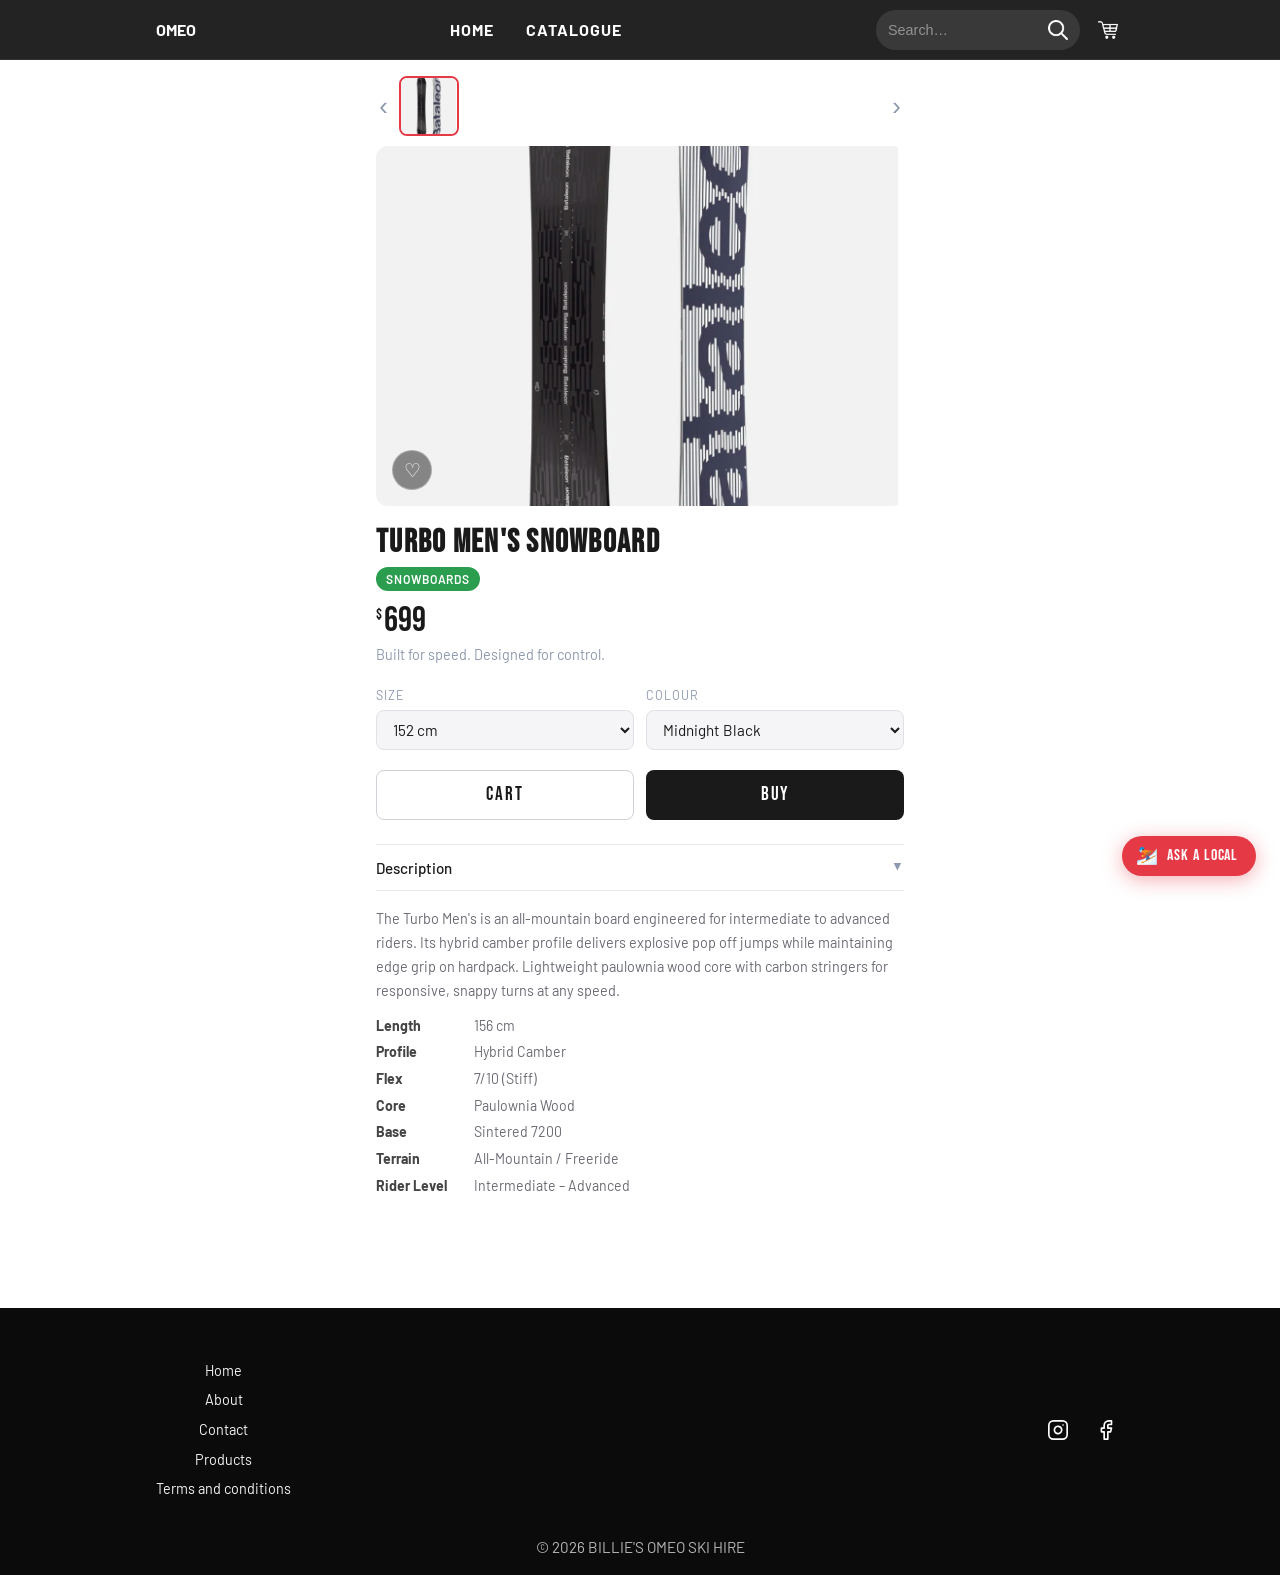
<file: product.html>
<!DOCTYPE html>
<html lang="en">
  <head>
    <meta charset="utf-8">
    <meta name="viewport" content="width=device-width, initial-scale=1">
    <meta http-equiv="X-UA-Compatible" content="IE=edge">
    <title>OMEO — Product</title>
    <link rel="stylesheet" href="styles/main.css">
  </head>

  <body class="dark-theme">

    <!-- ===== NAV ===== -->
    <header class="topbar topbar--solid">
      <div class="container topbar-inner">
        <a class="brand" href="index.html">OMEO</a>

        <nav class="main-nav" aria-label="Main navigation">
          <ul>
            <li><a href="index.html">HOME</a></li>
            <li><a href="search.html">CATALOGUE</a></li>
          </ul>
        </nav>

        <div class="nav-actions">
          <div class="search" role="search">
            <input type="search" placeholder="Search…" aria-label="Search" id="headerSearch">
            <button type="button" aria-label="Search"><img src="assets/icons/search.png" alt="" class="nav-icon"></button>
          </div>
          <button class="cart" type="button" aria-label="View cart" onclick="location.href='cart.html'">
            <img src="assets/icons/shopping-cart-white-icon.png" alt="" class="nav-icon">
            <span class="cart-badge" id="cartBadge" hidden>0</span>
          </button>
        </div>

        <button class="hamburger" id="hamburger" aria-label="Open menu" aria-expanded="false">
          <span></span><span></span><span></span>
        </button>
      </div>
    </header>

    <!-- Mobile menu -->
    <div class="mobile-menu" id="mobileMenu" aria-hidden="true" role="dialog" aria-label="Navigation">
      <header class="mobile-menu-header">
        <a class="brand" href="index.html">OMEO</a>
        <button class="mobile-menu-close" id="mobileMenuClose" aria-label="Close menu">✕</button>
      </header>
      <div class="mobile-search" role="search">
        <input type="search" placeholder="Search products…" id="mobileSearch">
        <button type="button" aria-label="Search"><img src="assets/icons/search.png" alt="" class="nav-icon"></button>
      </div>
      <nav class="mobile-nav">
        <a href="index.html">HOME</a>
        <a href="search.html">CATALOGUE</a>
      </nav>
      <div class="mobile-nav-cart">
        <img src="assets/icons/shopping-cart-white-icon.png" alt="" class="nav-icon">
        <a href="cart.html" style="color:#fff;text-decoration:none">View Cart</a>
        <span class="cart-badge" id="cartBadgeMobile" hidden>0</span>
      </div>
    </div>

    <!-- ===== MAIN ===== -->
    <main>
      <div class="product-page-wrap" id="productPageWrap">
        <!-- Populated by JS -->
        <div style="padding:3rem 1rem;color:#8d99ae;text-align:center">Loading…</div>
      </div>
    </main>

    <!-- ===== FOOTER ===== -->
    <footer class="site-footer site-footer--dark" aria-label="Site footer">
      <div class="container footer-inner">
        <nav class="footer-nav" aria-label="Footer navigation">
          <ul>
            <li><a href="index.html">Home</a></li>
            <li><a href="index.html#about">About</a></li>
            <li><a href="index.html#contact">Contact</a></li>
            <li><a href="search.html">Products</a></li>
            <li><a href="#">Terms and conditions</a></li>
          </ul>
        </nav>
        <div class="footer-social" aria-label="Social links">
          <a href="#" aria-label="Instagram" class="social-icon">
            <svg width="22" height="22" viewBox="0 0 24 24" fill="none" stroke="currentColor" stroke-width="1.8" stroke-linecap="round" stroke-linejoin="round">
              <rect x="2" y="2" width="20" height="20" rx="5" ry="5"/>
              <path d="M16 11.37A4 4 0 1 1 12.63 8 4 4 0 0 1 16 11.37z"/>
              <line x1="17.5" y1="6.5" x2="17.51" y2="6.5"/>
            </svg>
          </a>
          <a href="#" aria-label="Facebook" class="social-icon">
            <svg width="22" height="22" viewBox="0 0 24 24" fill="none" stroke="currentColor" stroke-width="1.8" stroke-linecap="round" stroke-linejoin="round">
              <path d="M18 2h-3a5 5 0 0 0-5 5v3H7v4h3v8h4v-8h3l1-4h-4V7a1 1 0 0 1 1-1h3z"/>
            </svg>
          </a>
        </div>
      </div>
      <div class="footer-bottom">© 2026 BILLIE'S OMEO SKI HIRE</div>
    </footer>

    <script src="script/main.js"></script>
    <script src="script/productPageNLogic.js"></script>
    <script src="script/concierge.js"></script>
  </body>
</html>
</file>
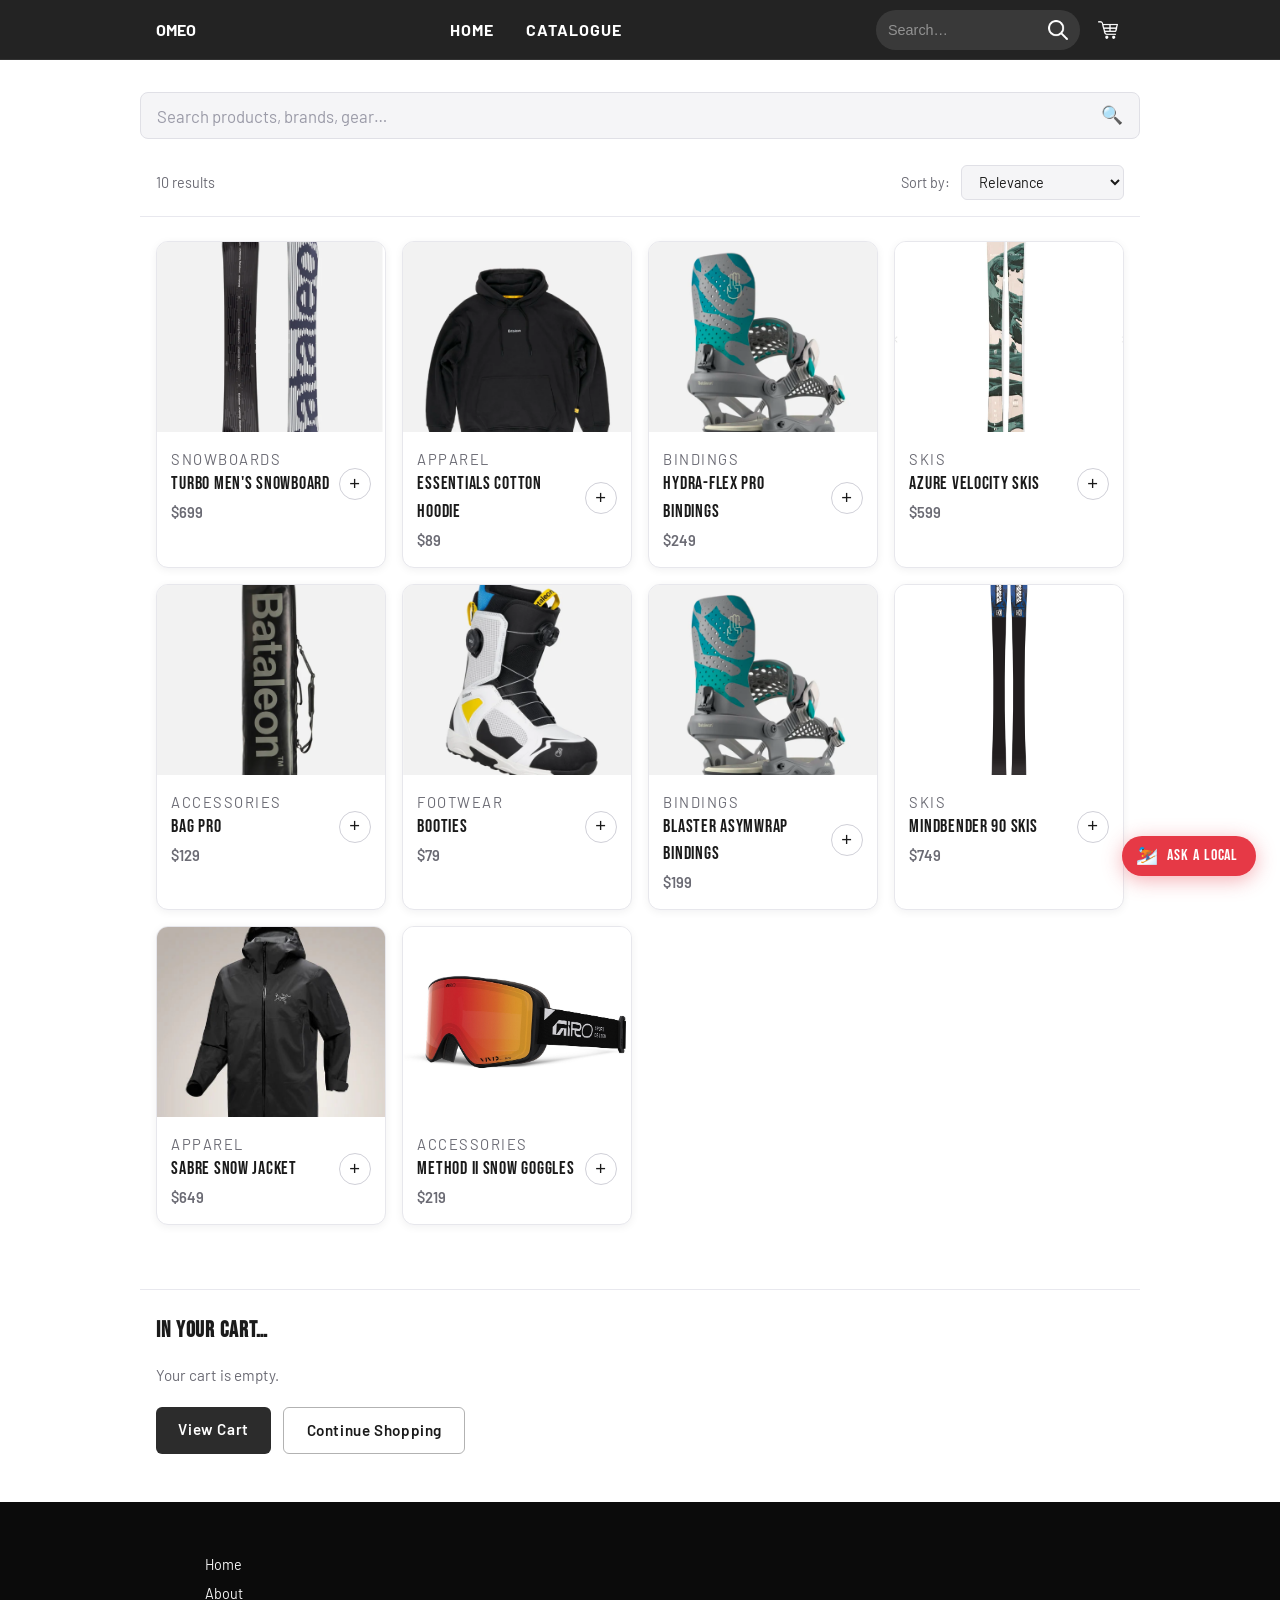
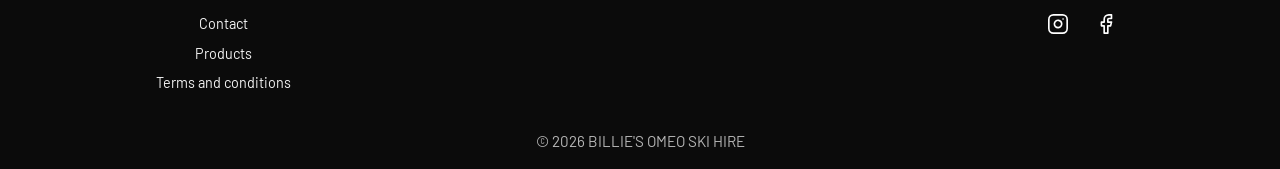
<file: search.html>
<!DOCTYPE html>
<html lang="en">
  <head>
    <meta charset="utf-8">
    <meta name="viewport" content="width=device-width, initial-scale=1">
    <meta http-equiv="X-UA-Compatible" content="IE=edge">
    <title>OMEO — Search Results</title>
    <link rel="stylesheet" href="styles/main.css">
  </head>

  <body class="dark-theme page-search">

    <!-- ===== NAV ===== -->
    <header class="topbar topbar--solid">
      <div class="container topbar-inner">
        <a class="brand" href="index.html">OMEO</a>

        <nav class="main-nav" aria-label="Main navigation">
          <ul>
            <li><a href="index.html">HOME</a></li>
            <li><a href="search.html" aria-current="page">CATALOGUE</a></li>
          </ul>
        </nav>

        <div class="nav-actions">
          <div class="search" role="search">
            <input type="search" placeholder="Search…" aria-label="Search" id="headerSearch">
            <button type="button" aria-label="Search" onclick="runSearch()"><img src="assets/icons/search.png" alt="" class="nav-icon"></button>
          </div>
          <button class="cart" type="button" aria-label="View cart" onclick="location.href='cart.html'">
            <img src="assets/icons/shopping-cart-white-icon.png" alt="" class="nav-icon">
            <span class="cart-badge" id="cartBadge" hidden>0</span>
          </button>
        </div>

        <button class="hamburger" id="hamburger" aria-label="Open menu" aria-expanded="false">
          <span></span><span></span><span></span>
        </button>
      </div>
    </header>

    <!-- Mobile menu -->
    <div class="mobile-menu" id="mobileMenu" aria-hidden="true" role="dialog" aria-label="Navigation">
      <header class="mobile-menu-header">
        <a class="brand" href="index.html">OMEO</a>
        <button class="mobile-menu-close" id="mobileMenuClose" aria-label="Close menu">✕</button>
      </header>
      <div class="mobile-search" role="search">
        <input type="search" placeholder="Search products…" id="mobileSearch">
        <button type="button" aria-label="Search" onclick="if(document.getElementById('mobileSearch').value.trim())location.href='search.html?q='+encodeURIComponent(document.getElementById('mobileSearch').value.trim())"><img src="assets/icons/search.png" alt="" class="nav-icon"></button>
      </div>
      <nav class="mobile-nav">
        <a href="index.html">HOME</a>
        <a href="search.html">CATALOGUE</a>
      </nav>
      <div class="mobile-nav-cart">
        <img src="assets/icons/shopping-cart-white-icon.png" alt="" class="nav-icon">
        <a href="cart.html" style="color:#fff;text-decoration:none">View Cart</a>
        <span class="cart-badge" id="cartBadgeMobile" hidden>0</span>
      </div>
    </div>

    <main>

      <!-- ===== SEARCH HEADER ===== -->
      <section class="page-search-header container" aria-label="Search">
        <div class="search-bar-large">
          <input
            type="search"
            id="searchInput"
            placeholder="Search products, brands, gear…"
            aria-label="Search products"
            autocomplete="off">
          <button type="button" aria-label="Search" onclick="runSearch()">🔍</button>
        </div>
        <p class="did-you-mean" id="didYouMean" hidden>
          Did you mean: <a href="#" id="didYouMeanLink"></a>?
        </p>
      </section>

      <!-- ===== FILTER BAR ===== -->
      <div class="filter-bar container">
        <p class="results-count" id="resultsCount">7 results</p>
        <div>
          <label for="sortSelect" style="color:#6b6b74;font-size:0.9rem;margin-right:0.5rem">Sort by:</label>
          <select id="sortSelect" onchange="renderProducts()">
            <option value="relevance">Relevance</option>
            <option value="price-asc">Price: Low to High</option>
            <option value="price-desc">Price: High to Low</option>
          </select>
        </div>
      </div>

      <!-- ===== PRODUCT GRID ===== -->
      <section class="container" aria-label="Search results" style="padding-top:0">
        <div class="product-grid" id="productGrid"></div>
      </section>

      <!-- ===== IN YOUR CART ===== -->
      <section class="container cart-preview-section" aria-label="Your cart" id="cartPreviewSection">
        <h2>In your cart…</h2>
        <div id="cartPreview"></div>
        <div class="cart-preview-actions" id="cartPreviewActions" hidden>
          <a href="cart.html" class="btn-primary">View Cart</a>
          <a href="index.html" class="btn-outline">Continue Shopping</a>
        </div>
      </section>

    </main>

    <!-- ===== FOOTER ===== -->
    <footer class="site-footer site-footer--dark" aria-label="Site footer">
      <div class="container footer-inner">
        <nav class="footer-nav" aria-label="Footer navigation">
          <ul>
            <li><a href="index.html">Home</a></li>
            <li><a href="index.html#about">About</a></li>
            <li><a href="index.html#contact">Contact</a></li>
            <li><a href="search.html">Products</a></li>
            <li><a href="#">Terms and conditions</a></li>
          </ul>
        </nav>
        <div class="footer-social" aria-label="Social links">
          <a href="#" aria-label="Instagram" class="social-icon">
            <svg width="22" height="22" viewBox="0 0 24 24" fill="none" stroke="currentColor" stroke-width="1.8" stroke-linecap="round" stroke-linejoin="round">
              <rect x="2" y="2" width="20" height="20" rx="5" ry="5"/>
              <path d="M16 11.37A4 4 0 1 1 12.63 8 4 4 0 0 1 16 11.37z"/>
              <line x1="17.5" y1="6.5" x2="17.51" y2="6.5"/>
            </svg>
          </a>
          <a href="#" aria-label="Facebook" class="social-icon">
            <svg width="22" height="22" viewBox="0 0 24 24" fill="none" stroke="currentColor" stroke-width="1.8" stroke-linecap="round" stroke-linejoin="round">
              <path d="M18 2h-3a5 5 0 0 0-5 5v3H7v4h3v8h4v-8h3l1-4h-4V7a1 1 0 0 1 1-1h3z"/>
            </svg>
          </a>
        </div>
      </div>
      <div class="footer-bottom">© 2026 BILLIE'S OMEO SKI HIRE</div>
    </footer>

    <script src="script/main.js"></script>
    <script src="script/search.js"></script>
    <script src="script/concierge.js"></script>
  </body>
</html>
</file>
<file: styles/main.css>
@import './colors.css';
@import './typography.css';

.hero-copy{padding:1.5rem 0 0.5rem}
.featured-section{padding:2rem 0 1rem}
.section-heading{display:flex;align-items:center;justify-content:space-between;gap:1rem;margin-bottom:1rem}
.section-heading h2,.split-text h2,.contact h2{margin:0;font-size:1.8rem;letter-spacing:0.04em}
.carousel-controls{display:flex;gap:0.5rem}
.carousel-button{width:2.25rem;height:2.25rem;border:1px solid #d9d9df;border-radius:999px;background:#fff;cursor:pointer;font-size:1.25rem;line-height:1}
.card-carousel{display:grid;grid-auto-flow:column;grid-auto-columns:minmax(220px,1fr);gap:1rem;overflow-x:auto;padding-bottom:0.5rem;scroll-snap-type:x mandatory}
.card-carousel::-webkit-scrollbar{height:8px}
.card-carousel::-webkit-scrollbar-thumb{background:#c9c9d1;border-radius:999px}
.product-card{scroll-snap-align:start;background:#fff;border:1px solid #e7e7ec;border-radius:12px;overflow:hidden;box-shadow:0 2px 8px rgba(16,24,40,0.06);min-width:220px}
.product-card img{display:block;width:100%;height:190px;object-fit:cover;background:#f2f2f5}
.product-body{padding:0.8rem 0.9rem 1rem}
.product-body-row{display:flex;align-items:center;justify-content:space-between;gap:0.5rem}
.product-body h3{margin:0;font-size:1.15rem;font-weight:500}
.product-body p{margin:0.2rem 0 0;color:var(--muted);font-size:0.92rem}
.card-add{width:32px;height:32px;border-radius:50%;border:1.5px solid #d0d0d8;background:#fff;cursor:pointer;font-size:1.15rem;display:inline-flex;align-items:center;justify-content:center;flex-shrink:0;padding:0;line-height:1;color:var(--text)}
.card-add:hover{background:#f5f5f7}
.banner-section{margin:2rem 0;background:#060606;color:#fff;padding:0;overflow:hidden}
.trust-banner-img{display:block;width:100%;height:15rem;object-fit:cover}
.eyebrow{margin:0;font-size:0.9rem;letter-spacing:0.24em;text-transform:uppercase;color:var(--muted)}

/* Catalogue grid */
.catalogue-section{padding:2rem 1rem}
.catalogue-grid{display:grid;grid-template-columns:1fr 1fr 1fr;grid-template-rows:240px 240px;grid-template-areas:"skis text snowboard" "boots text apparel";gap:1rem}
.cat-skis{grid-area:skis}
.cat-text{grid-area:text;display:flex;flex-direction:column;justify-content:center;align-items:center;text-align:center;padding:1rem}
.cat-snowboard{grid-area:snowboard}
.cat-boots{grid-area:boots}
.cat-apparel{grid-area:apparel}
.cat-tile{position:relative;border-radius:12px;overflow:hidden;background:#ccc;display:block;text-decoration:none;cursor:pointer;transition:transform 0.22s ease,box-shadow 0.22s ease}
.cat-tile:hover{transform:scale(1.03);box-shadow:0 12px 32px rgba(0,0,0,0.22)}
.cat-tile img{width:100%;height:100%;object-fit:cover;display:block;transition:transform 0.3s ease}
.cat-tile:hover img{transform:scale(1.06)}
.cat-tile::after{content:'';position:absolute;inset:0;background:linear-gradient(to top,rgba(0,0,0,0.55) 0%,transparent 60%);transition:opacity 0.22s ease}
.cat-tile:hover::after{opacity:0.85}
.cat-label{position:absolute;inset:auto 0 1rem 0;z-index:1;text-align:center;color:#fff;font-size:1rem;font-weight:800;letter-spacing:0.2em;text-transform:uppercase;text-shadow:0 2px 8px rgba(0,0,0,0.4);line-height:1.25;transition:letter-spacing 0.22s ease}
.cat-tile:hover .cat-label{letter-spacing:0.3em}
.cat-eyebrow{margin:0;font-size:0.85rem;letter-spacing:0.28em;text-transform:uppercase;color:var(--muted)}
.cat-heading{margin:0.4rem 0 0;font-size:2.4rem;font-weight:900;line-height:1.05;letter-spacing:0.06em;text-transform:uppercase}

@media(max-width:700px){
  .catalogue-grid{grid-template-columns:1fr 1fr;grid-template-rows:180px 60px 180px;grid-template-areas:"skis snowboard" "text text" "boots apparel"}
  .cat-heading{font-size:1.4rem}
}
 *{box-sizing:border-box}
 body{
	 margin:0;
	 color:var(--text);
	 background:var(--bg);
	 overflow-x:hidden;
 }
 .container{max-width:1000px;margin:0 auto;padding:1rem}
 
 .site-header{background:var(--surface);border-bottom:1px solid #e6e6ea}
 .header-inner{display:flex;align-items:center;justify-content:space-between;padding:0.75rem 0}
 .site-title{margin:0;font-size:1.25rem}
 .site-nav ul{list-style:none;margin:0;padding:0;display:flex;gap:1rem}
 .site-nav a{text-decoration:none;color:var(--text)}
 
 .hero{padding:2.5rem 0;text-align:center}
 .hero h2{margin:0 0 0.5rem;font-size:1.75rem}
 .btn{display:inline-block;background:var(--accent);color:#fff;padding:0.6rem 1rem;border-radius:6px;text-decoration:none}
 
 .cards{display:grid;grid-template-columns:repeat(auto-fit,minmax(200px,1fr));gap:1rem;padding:1rem 0}
 .card{background:var(--surface);padding:1rem;border-radius:var(--radius);box-shadow:0 1px 2px rgba(27,27,31,0.04)}
 
 .contact{padding:1rem 0}
 form{display:grid;gap:0.5rem;max-width:420px}
 input[type="text"],input[type="email"]{padding:0.6rem;border:1px solid #e0e0e6;border-radius:6px}
 
 .site-footer{border-top:1px solid #e6e6ea;padding:1rem 0;margin-top:2rem;text-align:center;color:var(--muted);font-size:0.9rem}
 
 @media(min-width:700px){
	 .hero{padding:3.5rem 0}
	 .hero h2{font-size:2rem}
 }

/* Navbar + hero specific styles for home page */
.topbar{position:absolute;top:0;left:0;right:0;z-index:20}
.topbar-inner{display:flex;align-items:center;justify-content:space-between;padding:0.6rem 1rem}
.brand{font-weight:700;color:#fff;background:transparent}
.main-nav ul{display:flex;gap:2rem;align-items:center;margin:0;padding:0;list-style:none}
.main-nav a{color:#fff;text-decoration:none;font-weight:700;letter-spacing:1px;padding-bottom:0.1rem}
.main-nav a:hover{opacity:0.9}
.nav-actions{display:flex;gap:0.75rem;align-items:center}
.search{display:flex;align-items:center;background:rgb(255, 255, 255);padding:4px;border-radius:20px;overflow:hidden}
.search input{border:0;padding:6px 8px;outline:none;font-size:0.9rem;width:160px}
@media(max-width:700px){.search input{display:none}.search{padding:2px}}
.search button{border:0;background:transparent;padding:6px 8px;cursor:pointer}
.cart{background:transparent;border:0;color:#fff;font-size:1.1rem;cursor:pointer}

.hero-visual{position:relative;height:500px;background-image:url("../assets/hero_banner_valentino.png");background-size:cover;background-position:top;display:flex;align-items:center;justify-content:center;perspective:900px;overflow:visible}

/* ============================================================
   3D HERO SNOWBOARDER
   Scroll-driven: starts recessed behind screen, bursts forward
   ============================================================ */
.hero-board{
  position:absolute;
  right:18%;
  bottom:50%;
  width:1020px;
  max-width:50vw;
  transform-origin:center bottom;
  transform:rotateX(42deg) rotateZ(50deg) scale(0.5) translateZ(-200px);
  filter:drop-shadow(0 0px 0px rgba(0,0,0,0));
  pointer-events:none;
  z-index:12;
  will-change:transform,filter,opacity;
  user-select:none;
  opacity:0;
  transition:opacity 0.25s ease;
}
@media(max-width:700px){.hero-board{display:none}}
.hero-overlay{position:absolute;inset:0;background:linear-gradient(180deg,rgba(0,0,0,0.25),rgba(0,0,0,0.35))}
.hero-content{position:relative;z-index:10;width:100%;display:flex;flex-direction:column;align-items:center;justify-content:center;text-align:center;gap:1rem;padding:0 1rem}
.hero-title{margin:0;color:#fff;font-size:15rem;letter-spacing:0.5rem;font-weight:200;text-shadow:0 2px 24px rgba(0, 0, 0, 0.363)}
.hero-subtitle{margin:0;color:rgba(255,255,255,0.85);font-size:1.05rem;font-family:'Barlow',sans-serif;letter-spacing:0.04em}
.btn-hero{display:inline-block;background:#e63946;color:#fff;padding:0.75rem 2.2rem;border-radius:6px;text-decoration:none;font-family:'Bebas Neue',sans-serif;font-size:1.2rem;letter-spacing:0.12em;transition:background 0.2s;margin-top:0.25rem}
.btn-hero:hover{background:#c62f3b}
.hero-copy-stats{display:flex;gap:2.5rem;margin-top:1.5rem;flex-wrap:wrap}
.hero-stat{display:flex;flex-direction:column;gap:0.1rem}
.hero-stat-num{font-family:'Bebas Neue',sans-serif;font-size:2rem;color:#1a1a1a;letter-spacing:0.04em;line-height:1}
.hero-stat-label{font-size:0.8rem;color:#6b6b74;text-transform:uppercase;letter-spacing:0.08em}

@media(max-width:700px){
	.main-nav{display:none}
	.hero-title{font-size:2.2rem;letter-spacing:0.35rem}
	.hero-visual{height:320px}
	.section-heading{align-items:flex-end}
	.section-heading h2{font-size:1.4rem}
	.split-card{min-height:260px}
  .trust-banner-img{display:block;width:100%;height:4rem;object-fit:cover}
}


/* Trust section */
.trust-section{padding:2.25rem 0 2.75rem}
.trust-heading{text-align:center;margin:0 0 1.75rem;font-size:1.3rem;font-weight:600;letter-spacing:0.02em}
.trust-grid{display:grid;grid-template-columns:1fr;gap:1.25rem;align-items:start;text-align:center}
.trust-item{padding:1rem;display:flex;flex-direction:column;align-items:center}
.trust-icon{width:48px;height:48px;border-radius:50%;border:1.5px solid #d0d0d8;background:#fff;display:inline-flex;align-items:center;justify-content:center;margin-bottom:0.85rem;color:var(--text)}
.trust-item h3{margin:0 0 0.5rem;font-size:1rem}
.trust-item p{margin:0;color:var(--muted);font-size:0.92rem;max-width:220px}

@media(min-width:700px){
	.trust-grid{grid-template-columns:repeat(3,1fr)}
	.trust-item{align-items:center;text-align:center}
}

/* Dark footer styles */
.site-footer--dark{background:#0b0b0b;color:#fff;border-top:0;padding:2.25rem 0 1rem}
.site-footer--dark .footer-inner{display:flex;align-items:center;justify-content:space-between;gap:1rem}
.site-footer--dark .footer-nav ul{list-style:none;margin:0;padding:0;display:flex;flex-direction:column;gap:0.5rem}
.site-footer--dark .footer-nav a{text-decoration:none;color:#fff;opacity:0.95}
.site-footer--dark .footer-social{display:flex;gap:0.75rem}
.site-footer--dark .social-icon{display:inline-flex;align-items:center;justify-content:center;width:36px;height:36px;border-radius:8px;background:transparent;color:#fff;text-decoration:none}
.site-footer--dark .footer-bottom{text-align:center;padding-top:1.25rem;color:rgba(255,255,255,0.7);font-size:0.95rem}

@media(min-width:700px){
	.site-footer--dark .footer-nav ul{flex-direction:column}
}

/* Accessibility helper */
.visually-hidden{position:absolute!important;height:1px;width:1px;overflow:hidden;clip:rect(1px,1px,1px,1px);white-space:nowrap;border:0;padding:0;margin:-1px}

/* ============================================================
   DARK THEME — used on all inner pages (search, product, cart,
   payment, confirmation).  Apply via <body class="dark-theme">
   ============================================================ */
.dark-theme{
  --bg:#ffffff;
  --surface:#f5f5f7;
  --accent:#e63946;
  --text:#1a1a1a;
  --muted:#6b6b74;
  background:#ffffff;
  color:#1a1a1a;
}


/* ============================================================
   SOLID TOPBAR — sticky dark nav for all inner pages
   Use <header class="topbar topbar--solid">
   ============================================================ */
.topbar--solid{
  position:sticky;top:0;z-index:100;
  background:rgba(17,17,17,0.92);
  border-bottom:1px solid rgba(255,255,255,0.07);
  backdrop-filter:blur(6px);
  -webkit-backdrop-filter:blur(6px);
}
.topbar--solid .brand{color:#fff;text-decoration:none}
.topbar--solid .main-nav a{opacity:1;color:#fff}
.topbar--solid .cart{color:#fff}
.topbar--solid .search{background:rgba(255,255,255,0.1)}
.topbar--solid .search input{background:transparent;color:#fff}
.topbar--solid .search input::placeholder{color:rgba(255,255,255,0.45)}
.topbar--solid .search button{color:#fff}

/* ============================================================
   HERO TOPBAR — fixed, floats above hero image on home page
   Use <header class="topbar topbar--hero">
   ============================================================ */
.topbar--hero{
  position:fixed;top:0;left:0;right:0;z-index:100;
  background:rgba(0,0,0,0.32);
  backdrop-filter:blur(6px);
  -webkit-backdrop-filter:blur(6px);
}
.topbar--hero .brand{color:#fff;text-decoration:none}
.topbar--hero .main-nav a{color:#fff;opacity:1}
.topbar--hero .cart{color:#fff}
.topbar--hero .search{background:rgba(255,255,255,0.15)}
.topbar--hero .search input{background:transparent;color:#fff}
.topbar--hero .search input::placeholder{color:rgba(255,255,255,0.5)}
.topbar--hero .search button{color:#fff}
.topbar--hero .hamburger span{background:#fff}

/* ============================================================
   CART BADGE
   ============================================================ */
/* Nav icon images */
.nav-icon{display:block;width:20px;height:20px;object-fit:contain;filter:brightness(0) invert(1)}
.search button{display:flex;align-items:center;justify-content:center}

.cart{position:relative}
.cart-badge{
  position:absolute;top:-6px;right:-8px;
  min-width:18px;height:18px;
  background:var(--accent,#e63946);color:#fff;
  font-size:0.7rem;font-weight:600;line-height:18px;
  text-align:center;border-radius:999px;padding:0 4px;
  font-family:'Barlow',sans-serif;
  pointer-events:none;
}

/* ============================================================
   HAMBURGER + MOBILE MENU OVERLAY
   ============================================================ */
.hamburger{
  display:none;
  flex-direction:column;justify-content:center;align-items:center;gap:5px;
  width:36px;height:36px;background:transparent;border:0;cursor:pointer;padding:4px;
}
.hamburger span{
  display:block;width:22px;height:2px;
  background:#fff;border-radius:2px;
  transition:transform 0.25s ease, opacity 0.2s ease;
}
@media(max-width:700px){
  .hamburger{display:flex}
  .main-nav{display:none!important}
}

.mobile-menu{
  position:fixed;inset:0;z-index:200;
  background:#111;
  display:flex;flex-direction:column;
  padding:1.25rem 1.5rem;
  transform:translateX(100%);
  transition:transform 0.3s ease;
}
.mobile-menu.is-open{transform:translateX(0)}
.mobile-menu-header{display:flex;align-items:center;justify-content:space-between;margin-bottom:1.5rem}
.mobile-menu-header .brand{font-size:1.3rem;color:#fff;text-decoration:none;font-family:'Bebas Neue',sans-serif;letter-spacing:0.1em}
.mobile-menu-close{background:transparent;border:0;color:#fff;font-size:1.5rem;cursor:pointer;line-height:1;padding:0}
.mobile-menu .mobile-search{display:flex;background:rgba(255,255,255,0.1);border-radius:24px;padding:4px 12px;margin-bottom:2rem}
.mobile-menu .mobile-search input{flex:1;background:transparent;border:0;color:#fff;font-size:1rem;outline:none;padding:6px 0}
.mobile-menu .mobile-search input::placeholder{color:rgba(255,255,255,0.4)}
.mobile-menu .mobile-search button{background:transparent;border:0;cursor:pointer;font-size:1.1rem;padding:4px}
.mobile-nav{display:flex;flex-direction:column;gap:0.25rem}
.mobile-nav a{
  display:block;
  color:#fff;text-decoration:none;
  font-family:'Bebas Neue',sans-serif;font-size:2rem;letter-spacing:0.08em;
  padding:0.5rem 0;border-bottom:1px solid rgba(255,255,255,0.08);
  transition:color 0.2s;
}
.mobile-nav a:hover{color:var(--accent,#e63946)}
.mobile-nav-cart{display:flex;align-items:center;gap:0.5rem;margin-top:1.5rem;color:#fff;font-size:1rem}
.mobile-nav-cart .cart-badge{position:static;display:inline-block;background:#e63946}

/* ============================================================
   SHARED DARK PAGE COMPONENTS
   Product cards, buttons, form inputs for dark pages
   ============================================================ */
.dark-theme .product-card{background:#fff;border-color:#e7e7ec}
.dark-theme .product-body h3{color:#1a1a1a}
.dark-theme .product-body p{color:#6b6b74}
.dark-theme .card-add{background:#fff;border-color:#d0d0d8;color:#1a1a1a}
.dark-theme .card-add:hover{background:#f5f5f7}
.dark-theme .carousel-button{background:#fff;border-color:#d9d9df;color:#1a1a1a}

.btn-primary{
  display:inline-block;background:#2C2C2C;color:#fff;
  padding:0.7rem 1.4rem;border:none;border-radius:6px;
  font-family:'Barlow',sans-serif;font-size:0.95rem;font-weight:600;
  cursor:pointer;text-decoration:none;letter-spacing:0.04em;
  transition:background 0.2s;
}
.btn-primary:hover{background:#c92f3b}
.btn-outline{
  display:inline-block;background:transparent;color:#1a1a1a;
  padding:0.7rem 1.4rem;border:1.5px solid rgba(0,0,0,0.3);border-radius:6px;
  font-family:'Barlow',sans-serif;font-size:0.95rem;font-weight:600;
  cursor:pointer;text-decoration:none;letter-spacing:0.04em;
  transition:border-color 0.2s,color 0.2s;
}
.btn-outline:hover{border-color:#1a1a1a;color:#1a1a1a}

/* ============================================================
   SEARCH PAGE STYLES
   ============================================================ */
.page-search-header{padding:2rem 0 1rem}
.search-bar-large{
  display:flex;align-items:center;
  background:#f5f5f7;border:1px solid #e0e0e6;border-radius:8px;
  overflow:hidden;margin-bottom:0.6rem;
}
.search-bar-large input{
  flex:1;background:transparent;border:0;color:#1a1a1a;
  font-family:'Barlow',sans-serif;font-size:1.05rem;
  padding:0.75rem 1rem;outline:none;
}
.search-bar-large input::placeholder{color:#9b9ba8}
.search-bar-large button{
  background:transparent;border:0;
  padding:0.75rem 1rem;cursor:pointer;
  font-size:1.1rem;color:#6b6b74;
}
.did-you-mean{margin:0.4rem 0 0;font-size:0.9rem;color:#8d99ae}
.did-you-mean a{color:#e63946;text-decoration:none}
.did-you-mean a:hover{text-decoration:underline}

.filter-bar{
  display:flex;align-items:center;justify-content:space-between;
  padding-top:0;padding-bottom:1rem;
  border-bottom:1px solid #e8e8ee;margin-bottom:1.5rem;
}
.results-count{margin:0;color:#6b6b74;font-size:0.9rem}
.filter-bar select{
  background:#f5f5f7;border:1px solid #e0e0e6;border-radius:6px;
  color:#1a1a1a;font-family:'Barlow',sans-serif;font-size:0.9rem;
  padding:0.45rem 0.8rem;cursor:pointer;outline:none;
}

.product-grid{
  display:grid;
  grid-template-columns:1fr;
  gap:1rem;
}
@media(min-width:700px){
  .product-grid{grid-template-columns:repeat(4,1fr)}
}
.dark-theme .product-card{
  cursor:pointer;transition:transform 0.2s,box-shadow 0.2s;
}
.dark-theme .product-card:hover{
  transform:translateY(-3px);
  box-shadow:0 8px 24px rgba(0,0,0,0.12);
}
.product-card-price{
  font-weight:600;font-size:1rem;color:#1a1a1a;
  margin:0.2rem 0 0;
}
.product-card-category{
  font-size:0.78rem;letter-spacing:0.1em;text-transform:uppercase;
  color:#6b6b74;margin:0;
}

.cart-preview-section{
  margin-top:3rem;padding-top:1.5rem;
  border-top:1px solid #e8e8ee;
}
.cart-preview-section h2{font-size:1.4rem;margin:0 0 1rem;color:#1a1a1a}
.cart-preview-empty{color:#6b6b74;font-size:0.95rem}
.cart-preview-list{display:flex;flex-direction:column;gap:0.75rem}
.cart-preview-item{
  display:flex;align-items:center;gap:1rem;
  background:#f5f5f7;border-radius:8px;padding:0.75rem;
}
.cart-preview-item img{width:56px;height:56px;object-fit:cover;border-radius:6px;background:#e8e8ee}
.cart-preview-item-info{flex:1}
.cart-preview-item-info p{margin:0;font-size:0.9rem;color:#6b6b74}
.cart-preview-item-info strong{color:#1a1a1a;font-size:0.95rem}
.cart-preview-item-price{font-weight:600;color:#1a1a1a;font-size:0.95rem}
.cart-preview-actions{margin-top:1.25rem;display:flex;gap:0.75rem}

/* ============================================================
   SEARCH OVERLAY — light/white panel, always on top
   ============================================================ */
.search-overlay{
  position:fixed;inset:0;z-index:500;
  background:rgba(0,0,0,0.55);
  display:none;align-items:flex-start;justify-content:center;
  padding-top:56px;          /* sits just below the nav */
}
.search-overlay.is-open{display:flex}

.sov-panel{
  background:#fff;color:#1a1a1a;
  width:min(860px,96vw);
  border-radius:0 0 16px 16px;
  padding:1.25rem 1.5rem 1.5rem;
  max-height:calc(100vh - 60px);
  overflow-y:auto;
  box-shadow:0 16px 48px rgba(0,0,0,0.3);
}

/* Search input row */
.sov-search-row{display:flex;align-items:center;gap:0.75rem;margin-bottom:0.75rem}
.sov-input{
  flex:1;border:none;border-bottom:2px solid #1a1a1a;
  padding:0.4rem 0;font-size:1.1rem;font-family:'Barlow',sans-serif;
  outline:none;background:transparent;color:#1a1a1a;
}
.sov-input::placeholder{color:#aaa}
.sov-close{
  width:32px;height:32px;border-radius:50%;
  border:1.5px solid #ddd;background:#f5f5f5;
  cursor:pointer;display:inline-flex;align-items:center;justify-content:center;
  color:#555;transition:background 0.15s;
}
.sov-close:hover{background:#e8e8e8}

/* Meta row */
.sov-meta{
  display:flex;align-items:center;justify-content:space-between;
  gap:1rem;flex-wrap:wrap;margin-bottom:1rem;
}
.sov-dym{margin:0;font-size:0.88rem;color:#888}
.sov-dym a{color:#555;text-decoration:underline}
.sov-filter-row{display:flex;align-items:center;gap:0.5rem;font-size:0.88rem;color:#888}
.sov-filter-select{
  border:1px solid #ddd;border-radius:6px;
  padding:0.3rem 0.65rem;font-family:'Barlow',sans-serif;font-size:0.88rem;
  background:#fff;cursor:pointer;color:#1a1a1a;
}

/* Results grid — 4 columns */
.sov-results{
  display:grid;grid-template-columns:repeat(4,1fr);gap:0.75rem;
  margin-bottom:0.75rem;
}
@media(max-width:600px){.sov-results{grid-template-columns:repeat(2,1fr)}}
.sov-empty{color:#888;grid-column:1/-1;margin:0;font-size:0.9rem}

.sov-card{
  background:#f5f5f5;border-radius:10px;overflow:hidden;
  cursor:pointer;transition:transform 0.15s,box-shadow 0.15s;
}
.sov-card:hover{transform:translateY(-2px);box-shadow:0 4px 16px rgba(0,0,0,0.12)}
.sov-card img{width:100%;height:120px;object-fit:cover;display:block;background:#e8e8e8}
.sov-card-info{padding:0.45rem 0.6rem 0.6rem}
.sov-card-info h4{
  margin:0;font-size:0.85rem;font-family:'Barlow',sans-serif;
  font-weight:600;color:#1a1a1a;letter-spacing:0;
}
.sov-card-info p{margin:0.15rem 0 0;font-size:0.75rem;color:#888}

/* Results footer */
.sov-results-footer{
  display:flex;align-items:center;justify-content:space-between;
  margin-bottom:1.25rem;font-size:0.88rem;color:#999;
}
.sov-see-all{color:#1a1a1a;font-weight:600;text-decoration:none}
.sov-see-all:hover{text-decoration:underline}

/* Cart section inside overlay */
.sov-cart-heading{
  font-family:'Barlow',sans-serif;font-size:0.9rem;font-weight:600;
  color:#888;letter-spacing:0.05em;margin:0 0 0.75rem;
}
.sov-cart-item{
  display:grid;
  grid-template-columns:52px 1fr auto;
  grid-template-rows:auto auto;
  column-gap:0.75rem;row-gap:0.2rem;
  border:1px solid #eee;border-radius:10px;
  padding:0.75rem;margin-bottom:0.5rem;
}
.sov-cart-item img{
  grid-row:1/3;width:52px;height:52px;
  object-fit:cover;border-radius:6px;background:#eee;
}
.sov-cart-item-info{grid-column:2;grid-row:1;align-self:center}
.sov-cart-item-info strong{font-size:0.88rem;color:#1a1a1a;font-family:'Barlow',sans-serif}
.sov-cart-remove{
  grid-column:3;grid-row:1;
  background:transparent;border:0;cursor:pointer;
  font-size:0.9rem;color:#bbb;padding:0;line-height:1;align-self:start;
}
.sov-cart-remove:hover{color:#e63946}
.sov-cart-qty{
  grid-column:2/4;grid-row:2;
  display:flex;align-items:center;justify-content:flex-end;gap:0.4rem;
  font-size:0.88rem;
}
.sov-cart-qty button{
  width:26px;height:26px;border-radius:50%;
  border:1.5px solid #ddd;background:#fff;
  cursor:pointer;display:inline-flex;align-items:center;justify-content:center;
  font-size:1rem;color:#1a1a1a;transition:border-color 0.15s;
}
.sov-cart-qty button:hover{border-color:#1a1a1a}
.sov-cart-qty span{min-width:1.25rem;text-align:center;color:#1a1a1a;font-weight:500}

/* ============================================================
   PRODUCT PAGE
   ============================================================ */
.product-page-wrap{max-width:560px;margin:0 auto;padding-bottom:3rem}

/* Thumbnail strip */
.thumb-strip-row{
  display:flex;align-items:center;gap:0.5rem;padding:1rem 1rem 0.5rem;
}
.thumb-nav-btn{
  background:transparent;border:0;
  color:#8d99ae;font-size:1.6rem;cursor:pointer;
  flex-shrink:0;padding:0 0.2rem;line-height:1;
  transition:color 0.2s;
}
.thumb-nav-btn:hover{color:#1a1a1a}
.thumb-strip{
  display:flex;gap:0.5rem;overflow-x:auto;flex:1;
  scroll-snap-type:x mandatory;padding-bottom:2px;
}
.thumb-strip::-webkit-scrollbar{display:none}
.thumb-item{
  width:60px;height:60px;flex-shrink:0;
  border-radius:8px;overflow:hidden;cursor:pointer;
  border:2px solid transparent;scroll-snap-align:start;
  transition:border-color 0.2s,opacity 0.2s;opacity:0.55;
}
.thumb-item.active{border-color:#e63946;opacity:1}
.thumb-item:hover{opacity:0.85}
.thumb-item img{width:100%;height:100%;object-fit:cover;display:block}

/* Main image */
.product-main-img{position:relative;margin:0 1rem}
.product-main-img img{
  width:100%;height:360px;object-fit:cover;display:block;
  border-radius:12px;background:#f5f5f7;
  transition:opacity 0.2s;
}
.wishlist-btn{
  position:absolute;bottom:1rem;left:1rem;
  width:40px;height:40px;border-radius:50%;
  border:1.5px solid rgba(255,255,255,0.3);
  background:rgba(0,0,0,0.45);backdrop-filter:blur(4px);
  cursor:pointer;display:inline-flex;align-items:center;justify-content:center;
  font-size:1.2rem;color:#fff;transition:background 0.2s,border-color 0.2s;
}
.wishlist-btn:hover{background:rgba(230,57,70,0.55);border-color:#e63946}
.wishlist-btn.is-liked{color:#e63946;border-color:#e63946}

/* Info section */
.product-info{padding:1.25rem 1rem 0}
.product-name{font-size:2rem;margin:0 0 0.4rem;color:#1a1a1a;line-height:1.05}
.product-tag{
  display:inline-block;background:#2a9d4e;color:#fff;
  font-size:0.75rem;font-family:'Barlow',sans-serif;font-weight:600;
  letter-spacing:0.06em;padding:0.2rem 0.65rem;border-radius:999px;
  margin-bottom:0.75rem;text-transform:uppercase;
}
.product-price{
  font-family:'Bebas Neue',sans-serif;font-size:2.2rem;
  color:#1a1a1a;margin:0 0 0.35rem;line-height:1;
}
.product-price sup{font-size:0.95rem;vertical-align:super;margin-right:0.1rem}
.product-tagline{color:#8d99ae;font-size:0.9rem;margin:0 0 1.25rem;line-height:1.5}

/* Selectors */
.product-selectors{display:grid;grid-template-columns:1fr 1fr;gap:0.75rem;margin-bottom:1.25rem}
.selector-group label{
  display:block;font-size:0.78rem;letter-spacing:0.08em;
  text-transform:uppercase;color:#8d99ae;margin-bottom:0.35rem;
}
.selector-group select{
  width:100%;background:#f5f5f7;border:1px solid #e0e0e6;border-radius:8px;
  color:#1a1a1a;font-family:'Barlow',sans-serif;font-size:0.95rem;
  padding:0.55rem 0.75rem;cursor:pointer;outline:none;
}

/* Buttons */
.product-actions{display:grid;grid-template-columns:1fr 1fr;gap:0.75rem;margin-bottom:1.5rem}
.btn-cart{
  width:100%;padding:0.8rem 1rem;
  border:1.5px solid #d0d0d8;background:transparent;color:#1a1a1a;
  font-family:'Bebas Neue',sans-serif;font-size:1.2rem;letter-spacing:0.1em;
  border-radius:8px;cursor:pointer;transition:border-color 0.2s,background 0.2s;
}
.btn-cart:hover{border-color:#1a1a1a;background:rgba(0,0,0,0.04)}
.btn-buy{
  width:100%;padding:0.8rem 1rem;
  border:none;background:#1a1a1a;color:#fff;
  font-family:'Bebas Neue',sans-serif;font-size:1.2rem;letter-spacing:0.1em;
  border-radius:8px;cursor:pointer;transition:background 0.2s;
}
.btn-buy:hover{background:#333}

/* Accordion */
.accordion{border-top:1px solid #e8e8ee;margin-bottom:1rem}
.accordion-header{
  width:100%;background:transparent;border:0;
  border-bottom:1px solid #e8e8ee;color:#1a1a1a;
  font-family:'Barlow',sans-serif;font-size:0.95rem;font-weight:500;
  padding:0.85rem 0;display:flex;align-items:center;justify-content:space-between;
  cursor:pointer;text-align:left;
}
.accordion-icon{font-size:0.8rem;transition:transform 0.25s;color:#8d99ae}
.accordion.is-open .accordion-icon{transform:rotate(180deg)}
.accordion-body{overflow:hidden;max-height:0;transition:max-height 0.35s ease}
.accordion.is-open .accordion-body{max-height:900px}
.accordion-body-inner{padding:1rem 0}
.accordion-body-inner p{margin:0 0 0.75rem;color:#6b6b74;font-size:0.9rem;line-height:1.65}
.specs-list{list-style:none;padding:0;margin:0;display:grid;gap:0.35rem}
.specs-list li{
  display:flex;gap:0.5rem;font-size:0.88rem;color:#6b6b74;
}
.specs-list li strong{color:#444;min-width:90px;flex-shrink:0}

/* ============================================================
   ALPINE CONCIERGE — floating AI chat widget
   ============================================================ */

/* Trigger button */
#concierge{position:fixed;bottom:1.5rem;right:1.5rem;z-index:9000}

.cnc-trigger{
  display:flex;align-items:center;gap:0.5rem;
  background:#e63946;color:#fff;
  border:none;border-radius:999px;
  padding:0.7rem 1.1rem 0.7rem 0.85rem;
  cursor:pointer;
  font-family:'Bebas Neue',sans-serif;font-size:1rem;letter-spacing:0.06em;
  box-shadow:0 4px 20px rgba(230,57,70,0.4);
  transition:transform 0.2s,box-shadow 0.2s,background 0.2s;
  white-space:nowrap;
}
.cnc-trigger:hover{transform:scale(1.04);box-shadow:0 6px 28px rgba(230,57,70,0.5)}
.cnc-trigger--open{background:#1a1a1a;box-shadow:0 4px 20px rgba(0,0,0,0.35)}
.cnc-trigger-icon{font-size:1.1rem;line-height:1}
.cnc-trigger-label{line-height:1}

/* Chat panel */
.cnc-panel{
  position:absolute;bottom:calc(100% + 0.75rem);right:0;
  width:340px;max-width:calc(100vw - 2rem);
  background:#fff;border-radius:16px;
  box-shadow:0 16px 48px rgba(0,0,0,0.22);
  display:flex;flex-direction:column;
  overflow:hidden;
  opacity:0;transform:translateY(16px) scale(0.97);
  pointer-events:none;
  transition:opacity 0.25s ease,transform 0.25s ease;
}
.cnc-panel--open{
  opacity:1;transform:translateY(0) scale(1);
  pointer-events:auto;
}

/* Header */
.cnc-header{
  display:flex;align-items:center;gap:0.6rem;
  padding:0.85rem 1rem;
  background:#1a1a1a;color:#fff;
  flex-shrink:0;
}
.cnc-header-emoji{font-size:1.4rem;line-height:1}
.cnc-header-name{font-family:'Bebas Neue',sans-serif;font-size:1rem;letter-spacing:0.06em;line-height:1}
.cnc-header-sub{font-size:0.72rem;color:rgba(255,255,255,0.55);margin-top:0.1rem}
.cnc-close{
  margin-left:auto;background:transparent;border:0;color:rgba(255,255,255,0.6);
  cursor:pointer;font-size:1rem;line-height:1;padding:0;
  transition:color 0.15s;
}
.cnc-close:hover{color:#fff}

/* Message feed */
.cnc-messages{
  flex:1;overflow-y:auto;
  padding:0.9rem 1rem;
  display:flex;flex-direction:column;gap:0.65rem;
  max-height:300px;
  scroll-behavior:smooth;
}
.cnc-messages::-webkit-scrollbar{width:4px}
.cnc-messages::-webkit-scrollbar-thumb{background:#d0d0d8;border-radius:4px}

.cnc-msg{max-width:88%}
.cnc-msg p{margin:0;font-size:0.88rem;line-height:1.55;font-family:'Barlow',sans-serif}

.cnc-msg--user{
  align-self:flex-end;
  background:#e63946;color:#fff;
  padding:0.5rem 0.8rem;border-radius:12px 12px 2px 12px;
}
.cnc-msg--bot{
  align-self:flex-start;
  background:#f5f5f7;color:#1a1a1a;
  padding:0.5rem 0.8rem;border-radius:12px 12px 12px 2px;
}

/* Typing indicator */
.cnc-msg--typing{
  display:flex;align-items:center;gap:4px;
  padding:0.6rem 0.8rem;
}
.cnc-msg--typing span{
  width:7px;height:7px;border-radius:50%;
  background:#aaa;
  animation:cncBounce 1.1s infinite ease-in-out;
}
.cnc-msg--typing span:nth-child(2){animation-delay:0.18s}
.cnc-msg--typing span:nth-child(3){animation-delay:0.36s}
@keyframes cncBounce{
  0%,80%,100%{transform:translateY(0)}
  40%{transform:translateY(-6px)}
}

/* Input row */
.cnc-input-row{
  display:flex;align-items:center;gap:0.5rem;
  padding:0.65rem 0.75rem;
  border-top:1px solid #e8e8ee;
  flex-shrink:0;
}
.cnc-input{
  flex:1;border:1px solid #e0e0e6;border-radius:8px;
  background:#f5f5f7;color:#1a1a1a;
  font-family:'Barlow',sans-serif;font-size:0.88rem;
  padding:0.5rem 0.7rem;outline:none;
  transition:border-color 0.15s,background 0.15s;
}
.cnc-input:focus{border-color:#1a1a1a;background:#fff}
.cnc-input:disabled{opacity:0.5}
.cnc-send{
  width:34px;height:34px;border-radius:50%;
  background:#e63946;color:#fff;border:none;
  cursor:pointer;display:inline-flex;align-items:center;justify-content:center;
  flex-shrink:0;transition:background 0.15s,transform 0.15s;
}
.cnc-send:hover{background:#c62f3b;transform:scale(1.08)}
.cnc-send:active{transform:scale(0.95)}

@media(max-width:400px){
  #concierge{bottom:1rem;right:1rem}
  .cnc-panel{width:calc(100vw - 2rem)}
  .cnc-trigger-label{display:none}
}
/* ============================================================
   SCROLL REVEAL — Bold & dramatic style
   ============================================================ */
[data-reveal]{
  opacity:0;
  transform:translateY(70px);
  transition:opacity 0.85s cubic-bezier(0.16,1,0.3,1),
             transform 0.85s cubic-bezier(0.16,1,0.3,1);
}
[data-reveal].is-visible{opacity:1;transform:translateY(0)}
[data-reveal-delay="1"]{transition-delay:0.1s}
[data-reveal-delay="2"]{transition-delay:0.25s}
[data-reveal-delay="3"]{transition-delay:0.4s}
[data-reveal-delay="4"]{transition-delay:0.55s}
[data-reveal-delay="5"]{transition-delay:0.7s}
</file>
<file: styles/cart.css>
/* ── Cart page ─────────────────────────────────────────── */
      .cart-wrap { max-width: 680px; margin: 0 auto; padding: 2rem 1rem 4rem; }

      .cart-header { margin-bottom: 1.75rem; }
      .cart-header h1 { font-size: 2.4rem; margin: 0 0 0.1rem; color: #1a1a1a; }
      .cart-header p  { margin: 0; color: #6b6b74; font-size: 0.9rem; }

      /* Empty state */
      .cart-empty { text-align: center; padding: 4rem 1rem; }
      .cart-empty p { color: #6b6b74; margin-bottom: 1.5rem; }

      /* Line items */
      .cart-items { display: flex; flex-direction: column; }
      .cart-line {
        display: grid;
        grid-template-columns: 76px 1fr auto;
        gap: 1rem;
        align-items: center;
        padding: 1rem 0;
        border-bottom: 1px solid #e8e8ee;
      }
      .cart-line img {
        width: 76px; height: 76px;
        object-fit: cover; border-radius: 8px;
        background: #f5f5f7;
        display: block;
      }
      .cart-line-info h4 {
        margin: 0 0 0.2rem;
        font-size: 0.95rem; font-weight: 600;
        font-family: 'Barlow', sans-serif;
        color: #1a1a1a;
      }
      .cart-line-info p {
        margin: 0; font-size: 0.82rem; color: #6b6b74;
      }
      .cart-line-right {
        display: flex; flex-direction: column;
        align-items: flex-end; gap: 0.5rem;
      }
      .cart-line-price { font-size: 0.95rem; font-weight: 600; color: #1a1a1a; }

      /* Qty stepper */
      .qty-stepper { display: flex; align-items: center; gap: 0.4rem; }
      .qty-stepper button {
        width: 28px; height: 28px; border-radius: 50%;
        border: 1.5px solid #d0d0d8; background: transparent; color: #1a1a1a;
        cursor: pointer; display: inline-flex; align-items: center;
        justify-content: center; font-size: 1rem;
        transition: border-color 0.15s;
      }
      .qty-stepper button:hover { border-color: #1a1a1a; }
      .qty-stepper span { min-width: 1.5rem; text-align: center; color: #1a1a1a; font-size: 0.9rem; }

      /* Remove button */
      .cart-remove {
        background: transparent; border: 0;
        color: #bbb; cursor: pointer; font-size: 1.1rem;
        padding: 0; line-height: 1; align-self: flex-start;
        transition: color 0.15s;
      }
      .cart-remove:hover { color: #e63946; }

      /* Subtotal */
      .cart-subtotal {
        display: flex; align-items: baseline;
        justify-content: space-between;
        padding: 1.25rem 0 0.75rem;
      }
      .cart-subtotal-label { color: #6b6b74; font-size: 0.95rem; }
      .cart-subtotal-value {
        font-family: 'Bebas Neue', sans-serif;
        font-size: 2.2rem; color: #1a1a1a; letter-spacing: 0.04em;
      }

      /* Shipping accordion */
      .shipping-accordion { margin-bottom: 1.25rem; }

      /* Action buttons */
      .cart-actions { display: grid; grid-template-columns: 1fr 1fr; gap: 0.75rem; margin-bottom: 2rem; }
      .cart-actions .btn-checkout {
        padding: 0.85rem 1rem;
        background: #1a1a1a; color: #fff; border: none;
        font-family: 'Bebas Neue', sans-serif; font-size: 1.2rem;
        letter-spacing: 0.1em; border-radius: 8px; cursor: pointer;
        transition: background 0.2s;
      }
      .cart-actions .btn-checkout:hover { background: #333; }
      .cart-actions .btn-continue {
        padding: 0.85rem 1rem;
        background: transparent; color: #1a1a1a;
        border: 1.5px solid rgba(0,0,0,0.25);
        font-family: 'Bebas Neue', sans-serif; font-size: 1.2rem;
        letter-spacing: 0.1em; border-radius: 8px; cursor: pointer;
        transition: border-color 0.2s;
      }
      .cart-actions .btn-continue:hover { border-color: #1a1a1a; }

      /* Also bought */
      .also-bought { margin-top: 2.5rem; border-top: 1px solid #e8e8ee; padding-top: 2rem; }
      .also-bought h2 { font-size: 1.6rem; margin: 0 0 1rem; color: #1a1a1a; }
</file>
<file: styles/map.css>
.confirm-wrap { max-width: 680px; margin: 0 auto; padding: 2.5rem 1rem 4rem; }

      /* Success badge */
      .confirm-badge {
        width: 56px; height: 56px; border-radius: 50%;
        background: #e8f5ee; border: 2px solid #2a9d4e;
        display: flex; align-items: center; justify-content: center;
        margin-bottom: 1.25rem;
      }
      .confirm-badge svg { color: #2a9d4e; }

      .confirm-header { margin-bottom: 0.35rem; }
      .confirm-header h1 { font-size: 2.6rem; margin: 0; color: #1a1a1a; line-height: 1; }
      .confirm-header .order-num { color: #e63946; }
      .confirm-subhead { color: #6b6b74; font-size: 0.95rem; margin: 0.4rem 0 2rem; }

      /* Delivery info card */
      .delivery-card {
        background: #f5f5f7;
        border-radius: 12px;
        padding: 1.25rem 1.5rem;
        margin-bottom: 1.5rem;
        display: flex;
        flex-direction: column;
        gap: 0.6rem;
      }
      .delivery-row {
        display: flex;
        align-items: center;
        gap: 0.65rem;
        font-size: 0.92rem;
        color: #1a1a1a;
      }
      .delivery-row svg { color: #6b6b74; flex-shrink: 0; }
      .delivery-row strong { font-weight: 600; }
      .delivery-row span { color: #6b6b74; }

      /* Map */
      .map-wrap {
        position: relative;
        border-radius: 12px;
        overflow: hidden;
        margin-bottom: 1.5rem;
        height: 240px;
        background: #e8e8ee;
      }
      .map-wrap iframe {
        width: 100%; height: 100%;
        border: 0; display: block;
      }
      .map-track-btn {
        position: absolute;
        bottom: 1rem; right: 1rem;
        padding: 0.55rem 1.1rem;
        background: #1a1a1a; color: #fff;
        border: none; border-radius: 6px;
        font-family: 'Bebas Neue', sans-serif;
        font-size: 1rem; letter-spacing: 0.08em;
        cursor: pointer;
        transition: background 0.2s;
        box-shadow: 0 2px 12px rgba(0,0,0,0.25);
      }
      .map-track-btn:hover { background: #333; }

      /* Action buttons */
      .confirm-actions {
        display: grid;
        grid-template-columns: 1fr 1fr;
        gap: 0.75rem;
        margin-bottom: 2.5rem;
      }
      .btn-order-details {
        padding: 0.85rem 1rem;
        background: #1a1a1a; color: #fff; border: none;
        font-family: 'Bebas Neue', sans-serif; font-size: 1.2rem;
        letter-spacing: 0.1em; border-radius: 8px; cursor: pointer;
        transition: background 0.2s;
      }
      .btn-order-details:hover { background: #333; }
      .btn-keep-shopping {
        padding: 0.85rem 1rem;
        background: transparent; color: #1a1a1a;
        border: 1.5px solid rgba(0,0,0,0.25);
        font-family: 'Bebas Neue', sans-serif; font-size: 1.2rem;
        letter-spacing: 0.1em; border-radius: 8px; cursor: pointer;
        transition: border-color 0.2s;
      }
      .btn-keep-shopping:hover { border-color: #1a1a1a; }

      /* Order details modal/drawer */
      .order-details-panel {
        display: none;
        background: #f5f5f7;
        border-radius: 12px;
        padding: 1.25rem 1.5rem;
        margin-bottom: 1.5rem;
      }
      .order-details-panel.is-open { display: block; }
      .order-details-panel h3 { font-size: 1rem; margin: 0 0 1rem; color: #1a1a1a; }
      .order-detail-row {
        display: flex; justify-content: space-between;
        font-size: 0.88rem; color: #6b6b74;
        padding: 0.4rem 0;
        border-bottom: 1px solid #e8e8ee;
      }
      .order-detail-row:last-child { border-bottom: 0; }
      .order-detail-row strong { color: #1a1a1a; }

      /* Also bought */
      .also-bought-confirm { margin-top: 1rem; border-top: 1px solid #e8e8ee; padding-top: 2rem; }
      .also-bought-confirm h2 { font-size: 1.6rem; margin: 0 0 1rem; color: #1a1a1a; }
</file>
<file: styles/payment.css>
/* ── Payment page ──────────────────────────────────────── */

/* Reset browser default fieldset styling */
fieldset { border: none; padding: 0; margin: 0; min-width: 0; display: flex; flex-direction: column; }
legend.form-section-title { padding: 0; margin-bottom: 0.35rem; }
      .payment-wrap {
        max-width: 860px;
        margin: 0 auto;
        padding: 2rem 1rem 4rem;
      }

      /* Back link */
      .back-link {
        display: inline-flex;
        align-items: center;
        gap: 0.4rem;
        color: #6b6b74;
        text-decoration: none;
        font-size: 0.9rem;
        margin-bottom: 1.75rem;
        transition: color 0.15s;
      }
      .back-link:hover { color: #1a1a1a; }
      .back-link svg { flex-shrink: 0; }

      .payment-header { margin-bottom: 2rem; }
      .payment-header h1 { font-size: 2.4rem; margin: 0 0 0.1rem; color: #1a1a1a; }
      .payment-header p { margin: 0; color: #6b6b74; font-size: 0.9rem; }

      /* Two-column layout on desktop */
      .payment-grid {
        display: grid;
        grid-template-columns: 1fr;
        gap: 2rem;
      }
      @media(min-width: 700px) {
        .payment-grid { grid-template-columns: 1fr 380px; }
      }

      /* ── Left: form column ── */
      .payment-form-col { display: flex; flex-direction: column; gap: 1.75rem; }

      /* Quick checkout */
      .quick-checkout h2 { font-size: 1.1rem; margin: 0 0 0.9rem; color: #1a1a1a; }
      .quick-buttons { display: grid; grid-template-columns: repeat(3, 1fr); gap: 0.65rem; }
      .btn-quick {
        padding: 0.7rem 0.5rem;
        border: 1.5px solid #e0e0e6;
        border-radius: 8px;
        background: #fff;
        cursor: pointer;
        font-family: 'Barlow', sans-serif;
        font-size: 0.9rem;
        font-weight: 600;
        color: #1a1a1a;
        display: flex;
        align-items: center;
        justify-content: center;
        gap: 0.35rem;
        transition: border-color 0.15s, box-shadow 0.15s;
      }
      .btn-quick:hover { border-color: #1a1a1a; box-shadow: 0 2px 8px rgba(0,0,0,0.08); }

      /* Divider */
      .or-divider {
        display: flex;
        align-items: center;
        gap: 0.75rem;
        color: #9b9ba8;
        font-size: 0.85rem;
      }
      .or-divider::before, .or-divider::after {
        content: '';
        flex: 1;
        height: 1px;
        background: #e8e8ee;
      }

      /* Form */
      .payment-form { display: flex; flex-direction: column; gap: 2.25rem; }
      .form-section-title {
        font-size: 0.78rem;
        letter-spacing: 0.1em;
        text-transform: uppercase;
        color: #6b6b74;
        margin: 0 0 0.6rem;
      }
      .field-group { display: flex; flex-direction: column; gap: 0.3rem; }
      .field-group label {
        font-size: 0.82rem;
        color: #6b6b74;
        font-family: 'Barlow', sans-serif;
      }
      .field-group input,
      .field-group textarea,
      .field-group select {
        width: 100%;
        background: #f5f5f7;
        border: 1px solid #e0e0e6;
        border-radius: 8px;
        padding: 0.65rem 0.85rem;
        font-family: 'Barlow', sans-serif;
        font-size: 0.95rem;
        color: #1a1a1a;
        outline: none;
        transition: border-color 0.15s;
        box-sizing: border-box;
      }
      .field-group input:focus,
      .field-group textarea:focus { border-color: #1a1a1a; background: #fff; }
      .field-group textarea { resize: vertical; min-height: 80px; }

      .card-row { display: grid; grid-template-columns: 1fr 1fr 1fr; gap: 0.65rem; }

      /* Promo code */
      .promo-row { display: flex; gap: 0.65rem; }
      .promo-row input { flex: 1; }
      .btn-promo {
        padding: 0.65rem 1.1rem;
        border: 1.5px solid #d0d0d8;
        border-radius: 8px;
        background: transparent;
        font-family: 'Barlow', sans-serif;
        font-size: 0.9rem;
        font-weight: 600;
        color: #1a1a1a;
        cursor: pointer;
        white-space: nowrap;
        transition: border-color 0.15s;
      }
      .btn-promo:hover { border-color: #1a1a1a; }

      /* Checkout button */
      .btn-checkout-main {
        width: 100%;
        padding: 0.95rem;
        background: #1a1a1a;
        color: #fff;
        border: none;
        border-radius: 8px;
        font-family: 'Bebas Neue', sans-serif;
        font-size: 1.3rem;
        letter-spacing: 0.1em;
        cursor: pointer;
        transition: background 0.2s;
        margin-top: 0.5rem;
      }
      .btn-checkout-main:hover { background: #333; }

      /* ── Right: order summary ── */
      .order-summary {
        background: #f5f5f7;
        border-radius: 12px;
        padding: 1.5rem;
        height: fit-content;
        position: sticky;
        top: 80px;
      }
      .order-summary h2 { font-size: 1.2rem; margin: 0 0 1.25rem; color: #1a1a1a; }

      .summary-items { display: flex; flex-direction: column; gap: 0.9rem; margin-bottom: 1.25rem; }
      .summary-item {
        display: grid;
        grid-template-columns: 68px 1fr auto;
        gap: 0.75rem;
        align-items: center;
      }
      .summary-item img {
        width: 68px; height: 68px;
        object-fit: cover; border-radius: 8px;
        background: #e8e8ee;
      }
      .summary-item-info h4 { margin: 0 0 0.15rem; font-size: 0.9rem; font-family: 'Barlow', sans-serif; font-weight: 600; color: #1a1a1a; }
      .summary-item-info .item-category { margin: 0 0 0.2rem; font-size: 0.78rem; color: #9b9ba8; }
      .summary-item-info .item-qty { margin: 0; font-size: 1.05rem; font-weight: 700; color: #1a1a1a; }
      .summary-item-price { font-size: 0.95rem; font-weight: 600; color: #1a1a1a; align-self: start; padding-top: 0.1rem; }

      .summary-divider { border: 0; border-top: 1px solid #e8e8ee; margin: 0.75rem 0; }

      .summary-row {
        display: flex;
        justify-content: space-between;
        font-size: 0.9rem;
        color: #6b6b74;
        margin-bottom: 0.5rem;
      }
      .summary-row span:last-child { color: #1a1a1a; font-weight: 500; }
      .summary-total {
        display: flex;
        justify-content: space-between;
        align-items: baseline;
        margin-top: 0.75rem;
        padding-top: 0.75rem;
        border-top: 1px solid #e8e8ee;
      }
      .summary-total-label { font-size: 0.95rem; font-weight: 600; color: #1a1a1a; }
      .summary-total-value {
        font-family: 'Bebas Neue', sans-serif;
        font-size: 2rem;
        color: #1a1a1a;
        letter-spacing: 0.04em;
      }

      .secure-note {
        margin-top: 1rem;
        font-size: 0.78rem;
        color: #9b9ba8;
        text-align: center;
        display: flex;
        align-items: center;
        justify-content: center;
        gap: 0.3rem;
      }
</file>
